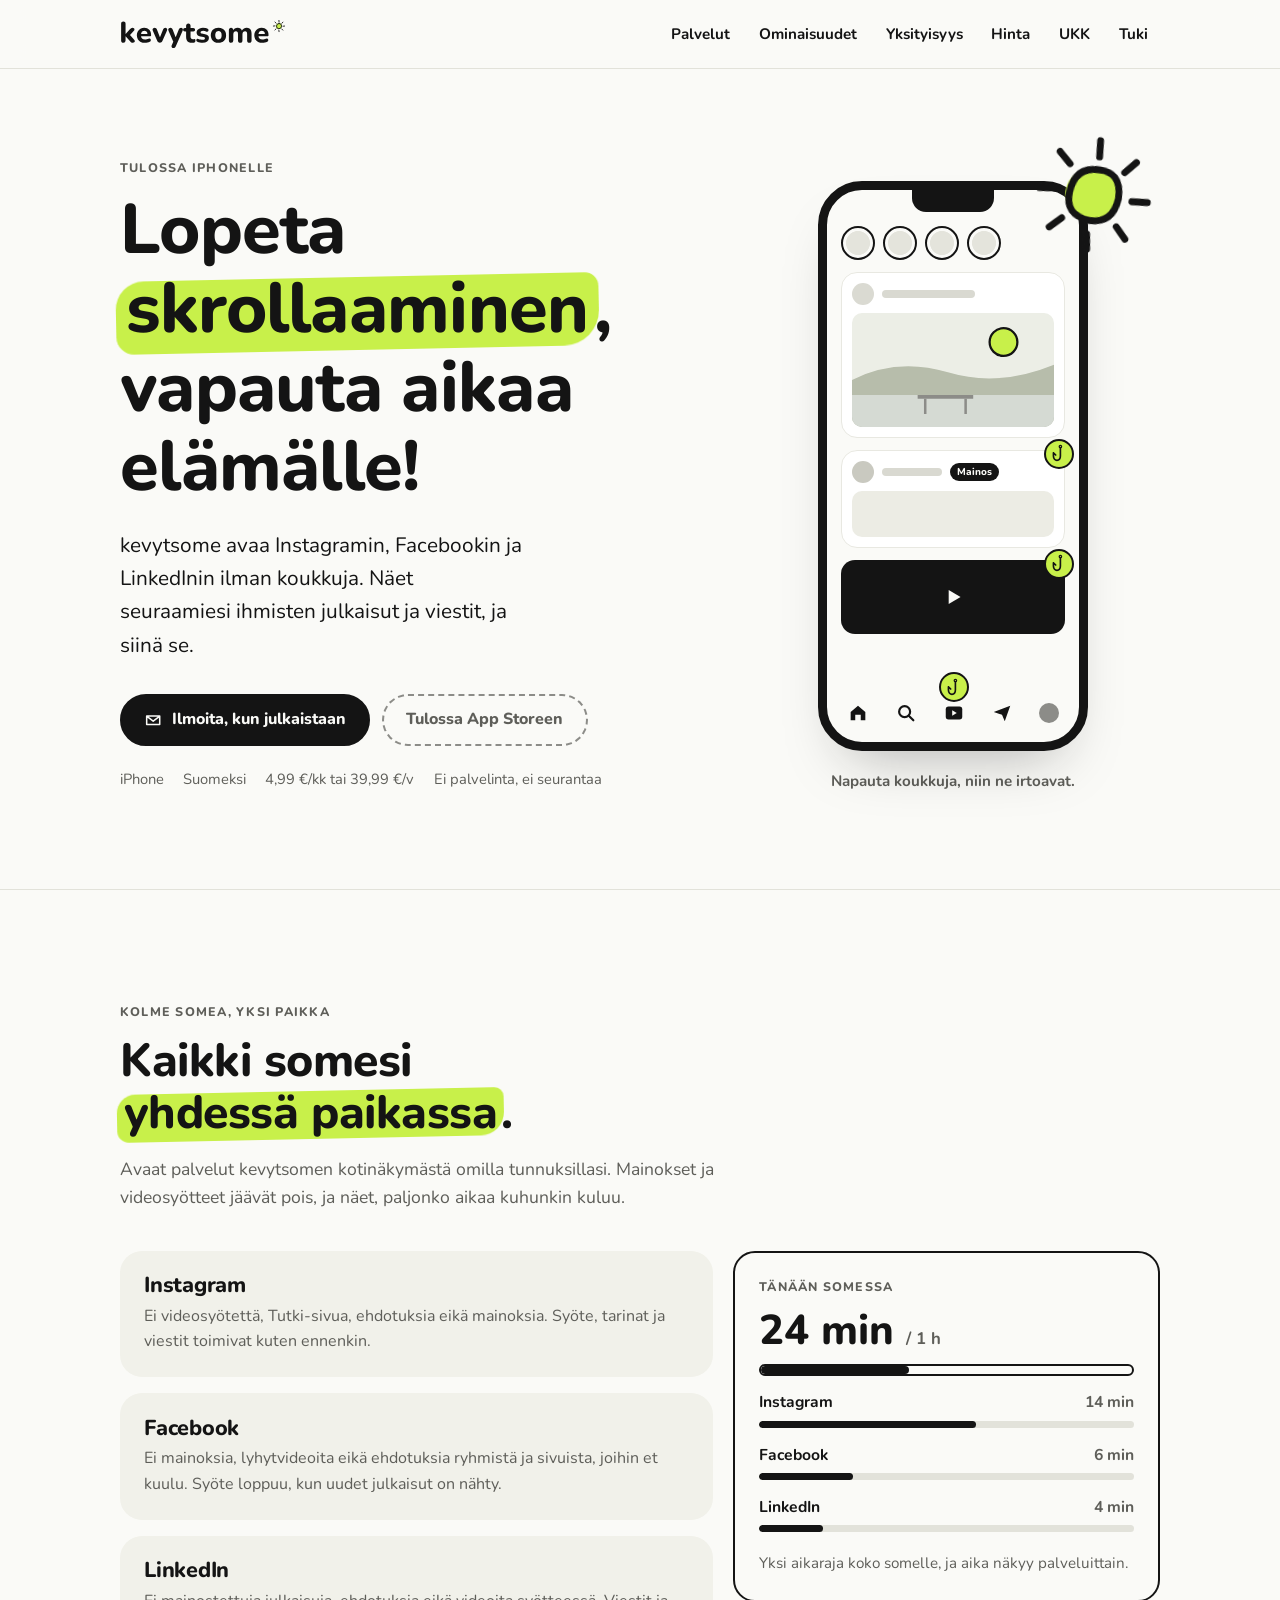
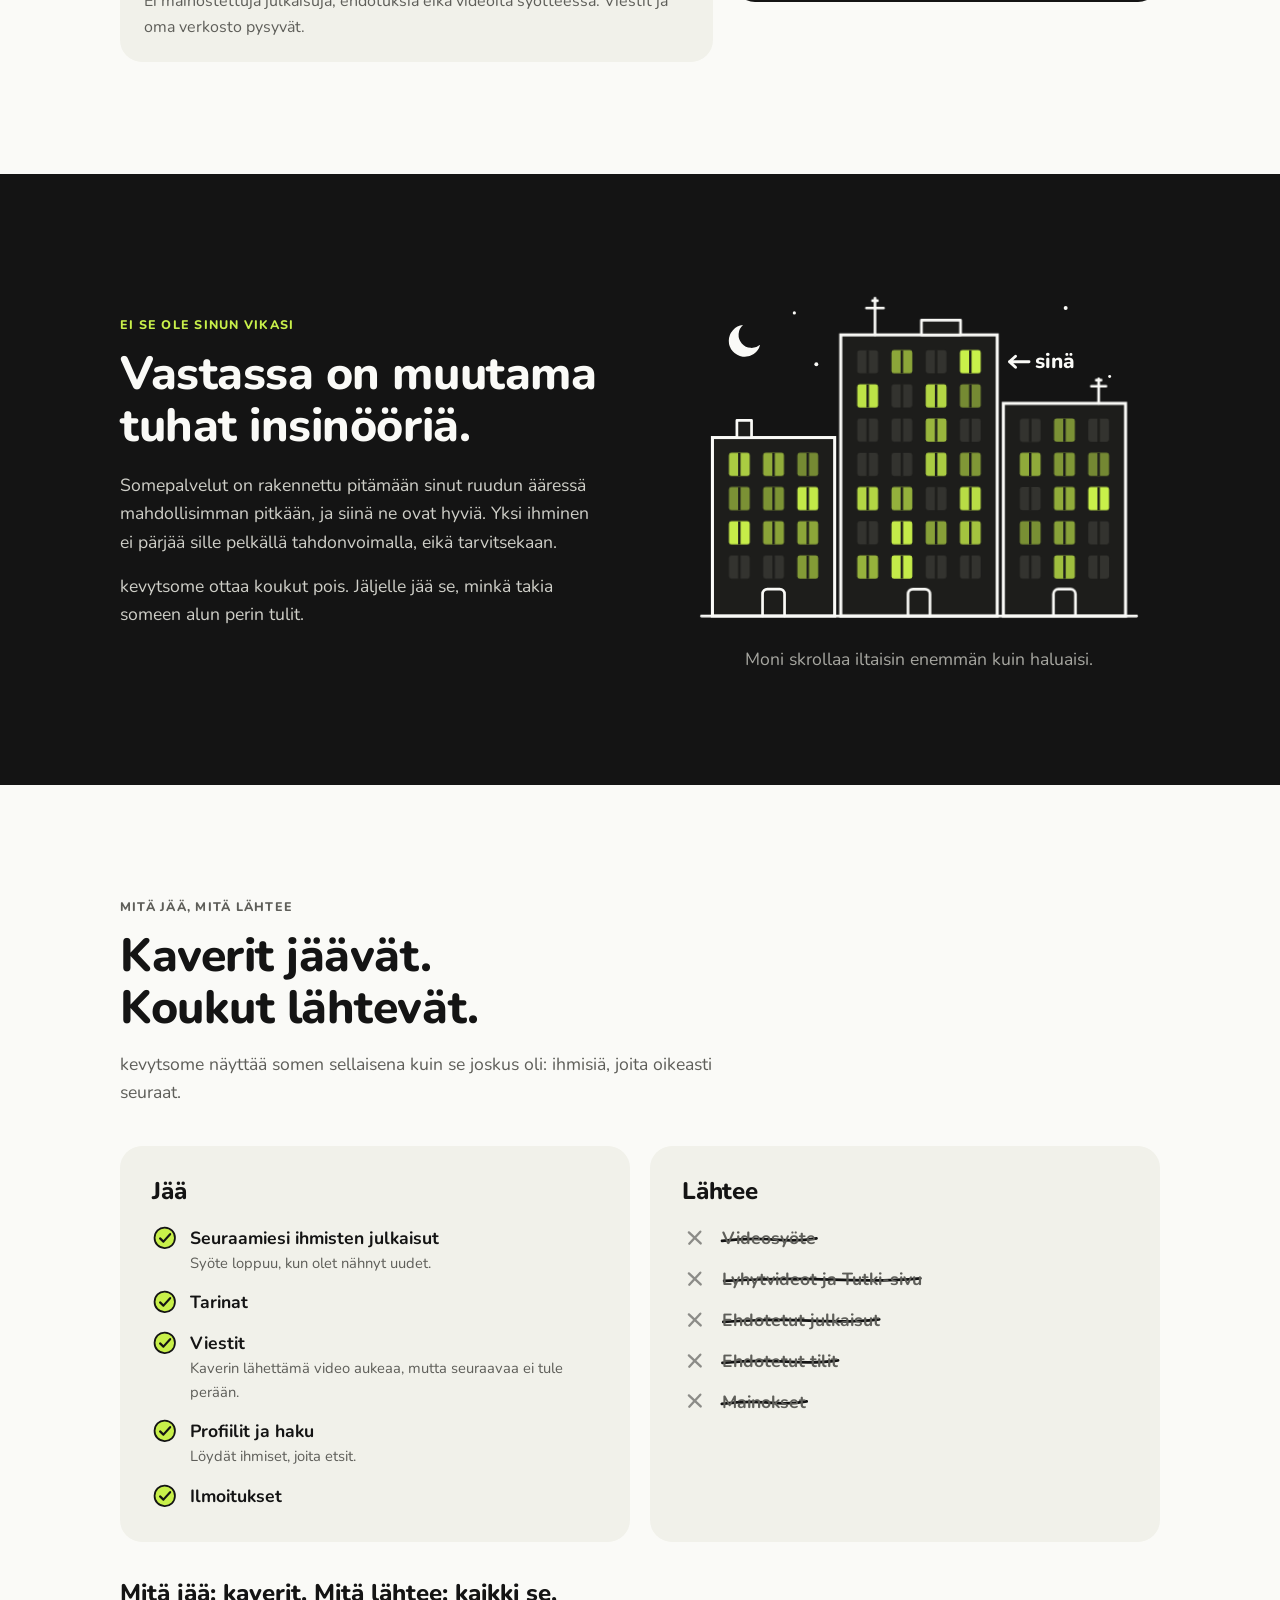
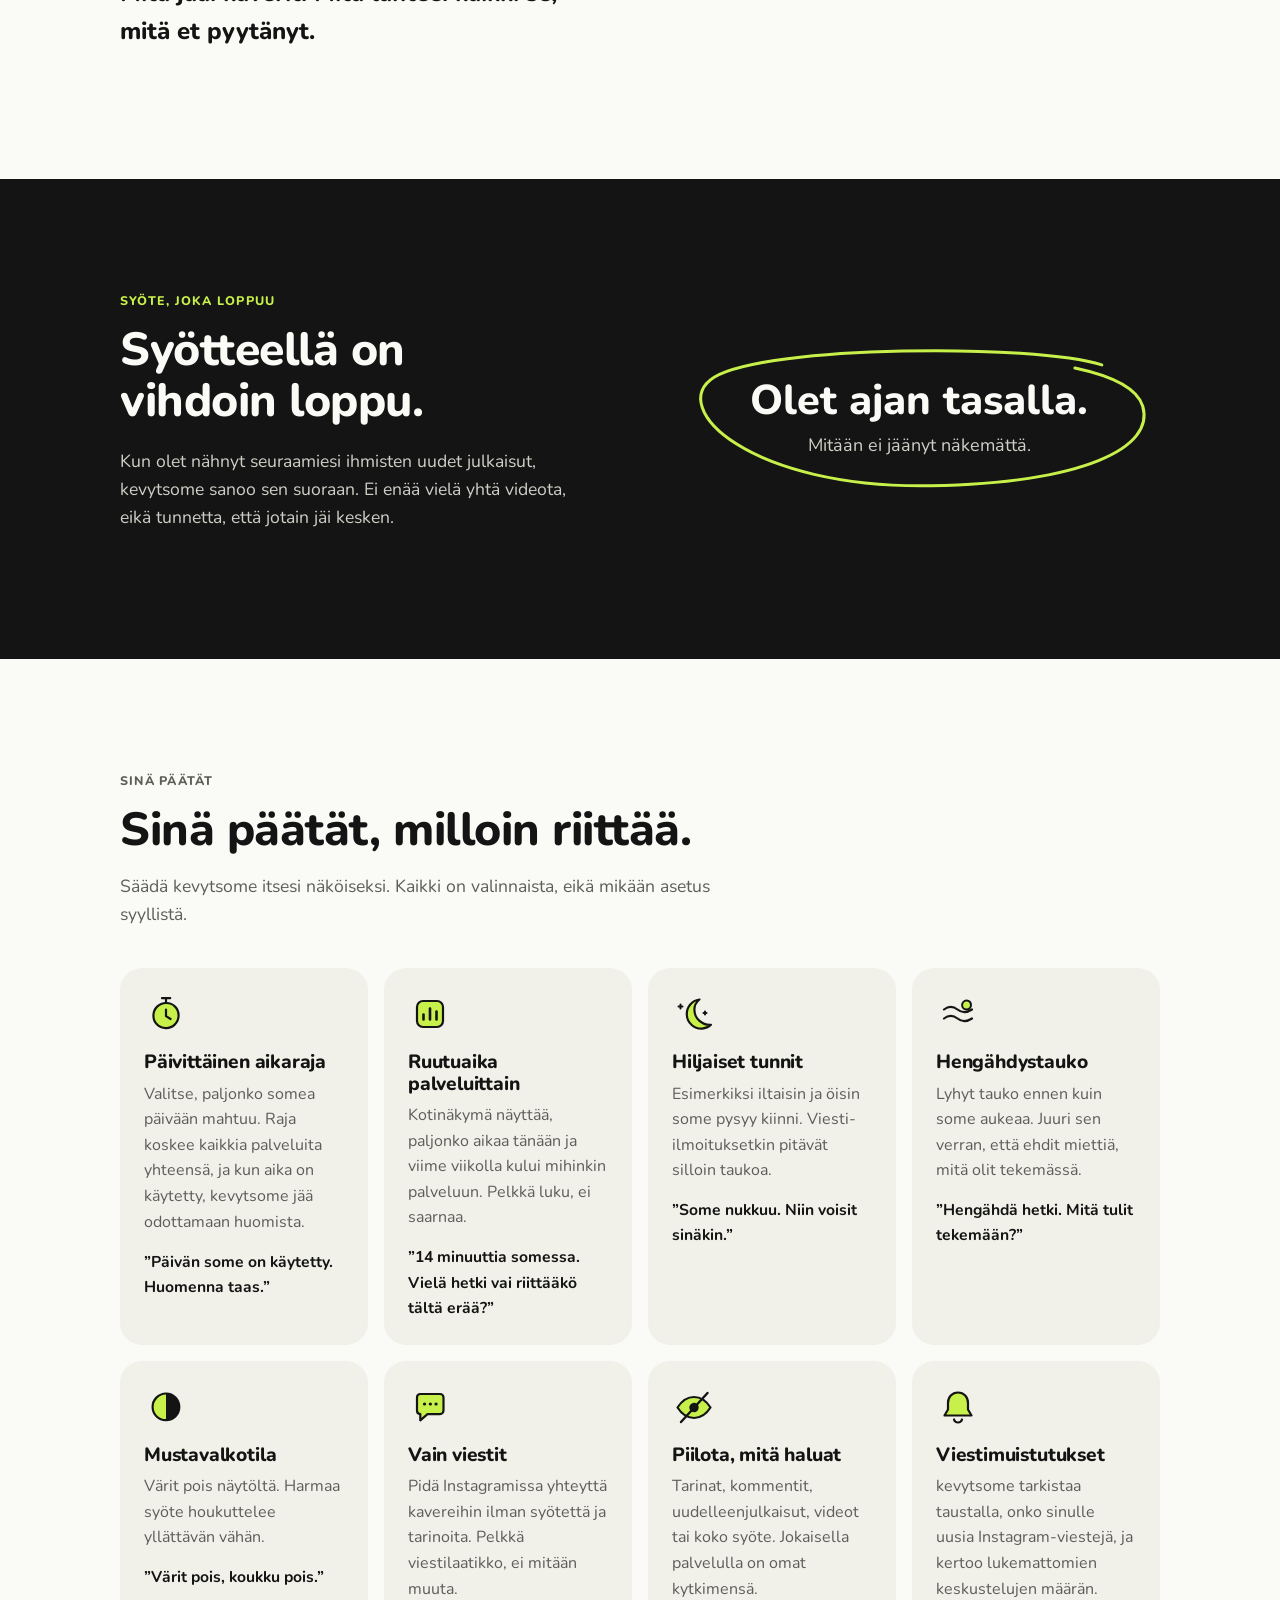
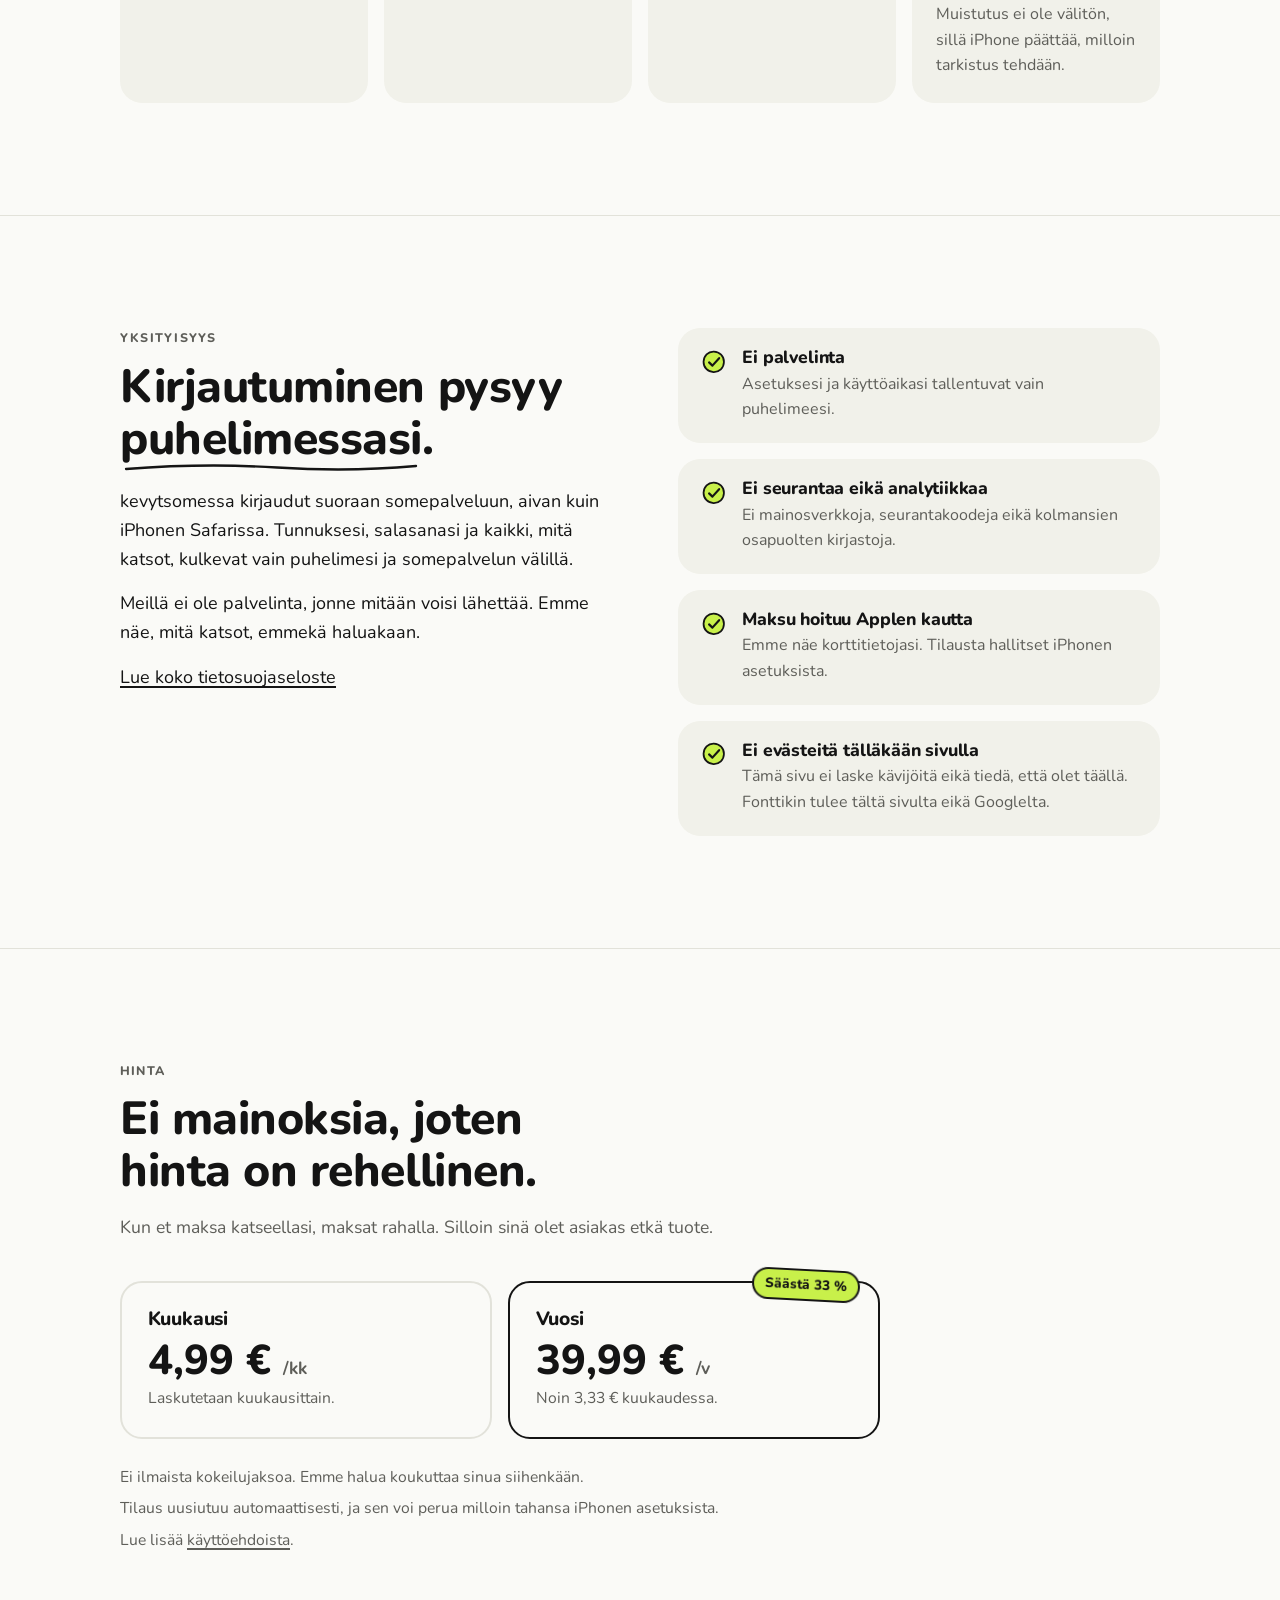
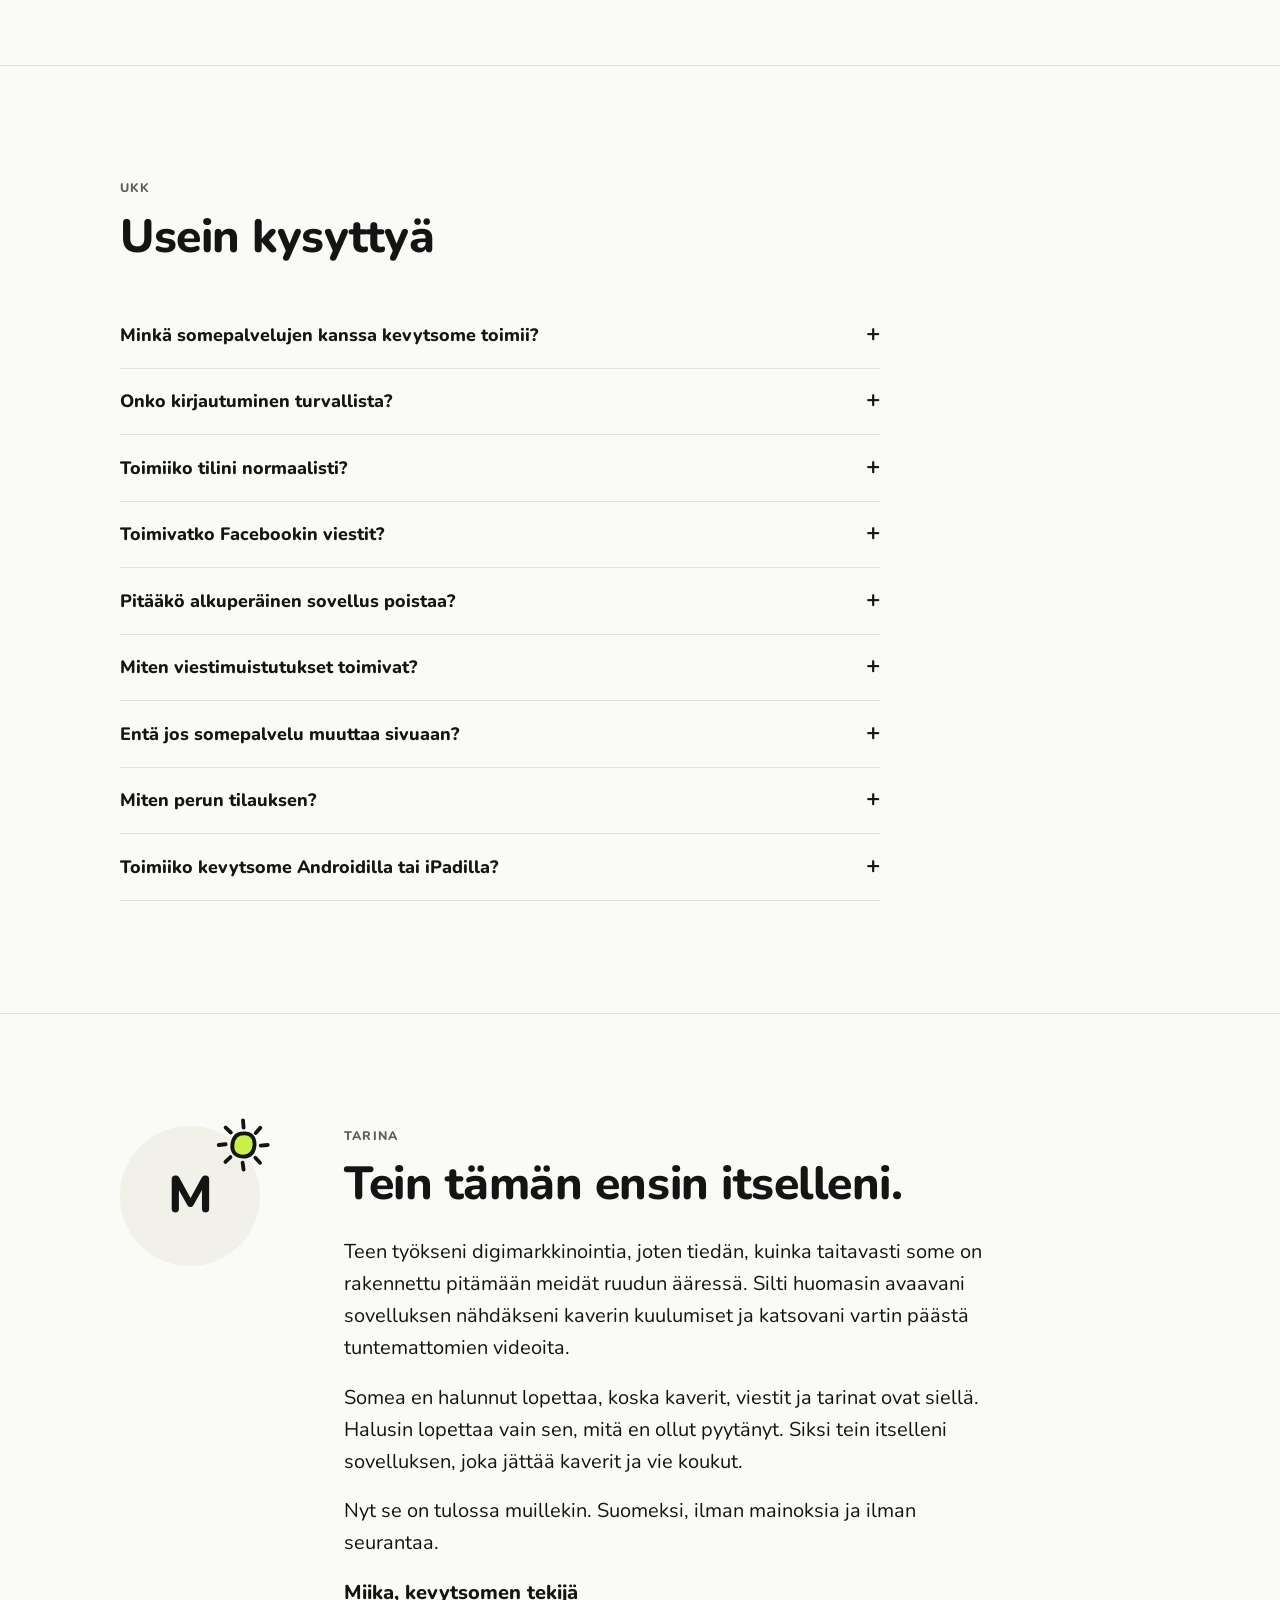
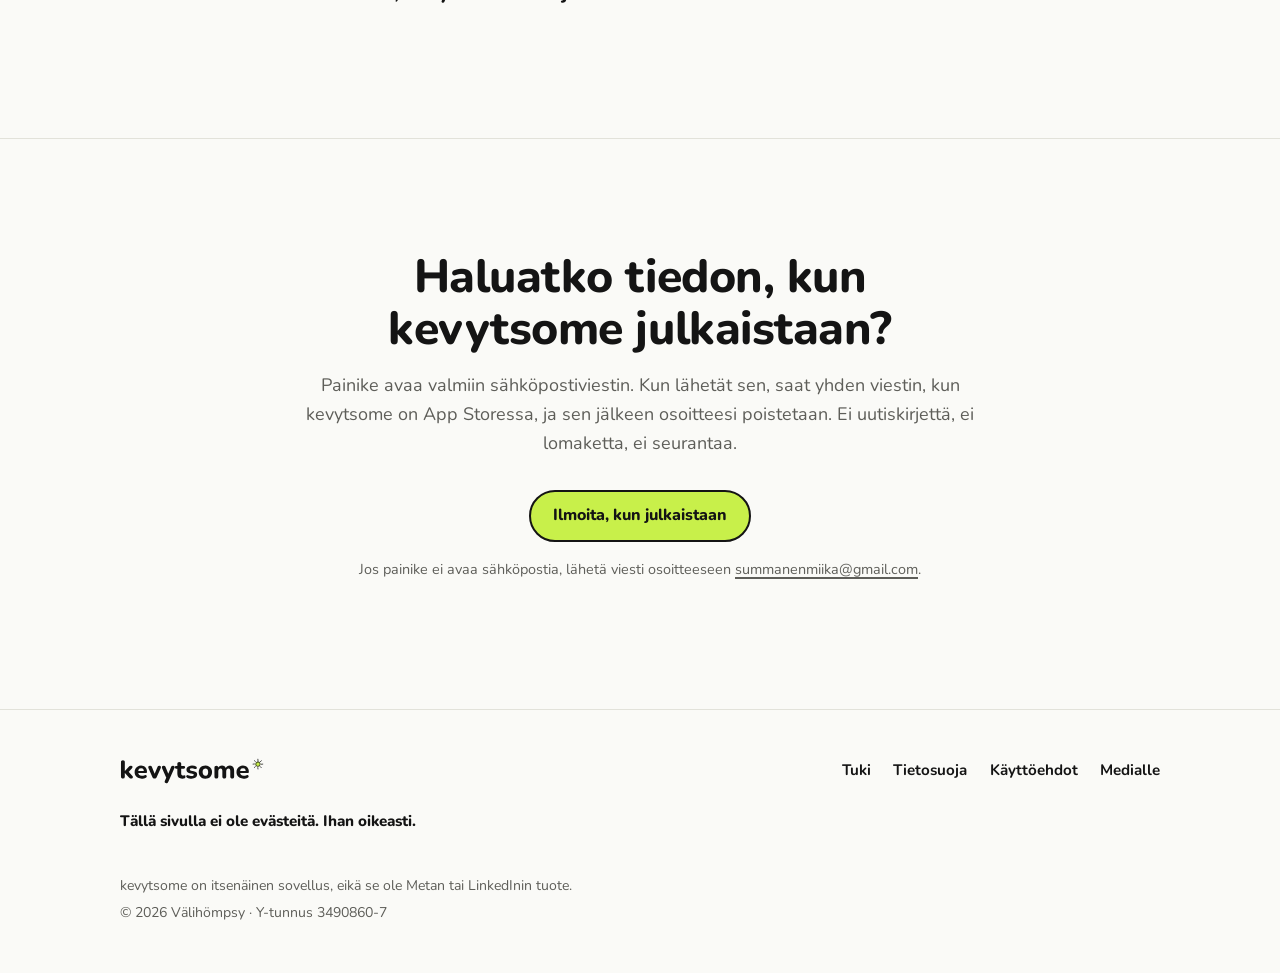
<file: index.html>
<!doctype html>
<html lang="fi">
<head>
<meta charset="utf-8">
<meta name="viewport" content="width=device-width, initial-scale=1, viewport-fit=cover">
<title>kevytsome – some ilman koukkuja</title>
<meta name="description" content="kevytsome on iPhone-sovellus, joka avaa Instagramin, Facebookin ja LinkedInin ilman videosyötettä, ehdotuksia ja mainoksia. Ei palvelinta, ei seurantaa.">
<meta property="og:title" content="kevytsome – some ilman koukkuja">
<meta property="og:description" content="Lopeta skrollaaminen, vapauta aikaa elämälle! Instagram, Facebook ja LinkedIn ilman videosyötettä, ehdotuksia ja mainoksia.">
<meta property="og:type" content="website">
<meta property="og:locale" content="fi_FI">
<meta property="og:url" content="https://kevytsome.fi/">
<meta property="og:image" content="https://kevytsome.fi/img/og.png">
<meta property="og:image:width" content="1200">
<meta property="og:image:height" content="630">
<meta property="og:image:alt" content="kevytsome: Lopeta skrollaaminen, vapauta aikaa elämälle!">
<meta name="twitter:card" content="summary_large_image">
<meta name="theme-color" content="#FAFAF7" media="(prefers-color-scheme: light)">
<meta name="theme-color" content="#141414" media="(prefers-color-scheme: dark)">
<link rel="icon" href="favicon.svg" type="image/svg+xml">
<link rel="apple-touch-icon" href="img/apple-touch-icon.png">
<link rel="preload" href="fonts/nunito-latin.woff2" as="font" type="font/woff2" crossorigin>
<link rel="stylesheet" href="css/style.css">
</head>
<body>

<header class="site-header">
  <div class="wrap">
    <a class="brand" href="./" aria-label="kevytsome, etusivu">
      <img class="logo-light" src="img/logo.svg" alt="kevytsome" width="166" height="30">
      <img class="logo-dark" src="img/logo-dark-bg.svg" alt="" width="166" height="30">
    </a>
    <nav class="site-nav" aria-label="Päävalikko">
      <a class="hide-sm" href="#palvelut">Palvelut</a>
      <a class="hide-sm" href="#ominaisuudet">Ominaisuudet</a>
      <a class="hide-sm" href="#yksityisyys">Yksityisyys</a>
      <a class="hide-sm" href="#hinta">Hinta</a>
      <a class="hide-sm" href="#ukk">UKK</a>
      <a href="tuki.html">Tuki</a>
    </nav>
  </div>
</header>

<main>

<!-- 1. Hero -->
<section class="hero">
  <div class="wrap">
    <div>
      <div class="eyebrow">Tulossa iPhonelle</div>
      <h1>Lopeta <span class="hl">skrollaaminen</span>, vapauta aikaa elämälle!</h1>
      <p class="lead">kevytsome avaa Instagramin, Facebookin ja LinkedInin ilman koukkuja. Näet seuraamiesi ihmisten julkaisut ja viestit, ja siinä se.</p>
      <div class="actions">
        <a class="btn" href="mailto:summanenmiika@gmail.com?subject=Ilmoita%2C%20kun%20kevytsome%20julkaistaan&amp;body=Hei%2C%20haluan%20tiedon%2C%20kun%20kevytsome%20on%20App%20Storessa.">
          <svg viewBox="0 0 24 24" aria-hidden="true"><path d="M3.5 6.5h17v11h-17z M3.8 7l8.2 6.3L20.2 7" fill="none" stroke="currentColor" stroke-width="2" stroke-linecap="round" stroke-linejoin="round"/></svg>
          Ilmoita, kun julkaistaan
        </a>
        <span class="btn btn-soon" aria-disabled="true">Tulossa App Storeen</span>
      </div>
      <div class="facts"><span>iPhone</span><span>Suomeksi</span><span>4,99 €/kk tai 39,99 €/v</span><span>Ei palvelinta, ei seurantaa</span></div>
    </div>

    <div class="phone-stage">
      <!-- The three hooks come off with a tap. Plain checkboxes, no script. -->
      <input class="hook-box" type="checkbox" id="hook-ad" aria-label="Irrota koukku mainoksesta">
      <input class="hook-box" type="checkbox" id="hook-video" aria-label="Irrota koukku videosta">
      <input class="hook-box" type="checkbox" id="hook-tab" aria-label="Irrota koukku videosyötteestä">
      <svg class="big-sun sun" viewBox="-14 -14 28 28" aria-hidden="true"><circle r="6.5" fill="#C8F04A"/><path class="rays" d="M0 -6Q6 -6.5 6 0Q5.5 6 0 6Q-6 5.5 -5.5 0Q-5 -6 .5 -6" fill="none" stroke-width="1.6" stroke-linecap="round" stroke-linejoin="round"/><path class="rays spin" d="M.3 -9 0 -12.8M6.6 -6.2 9 -8.9M9.2 .3 12.8 0M6.4 6.6 8.8 9.2M-.2 9.2 .3 12.7M-6.5 6.3 -9.1 8.8M-9 -.4 -12.6 0M-6.3 -6.5 -9 -9" fill="none" stroke-width="1.6" stroke-linecap="round" stroke-linejoin="round"/></svg>
      <div class="phone" aria-hidden="true">
        <div class="notch"></div>
        <div class="screen">
          <div class="stories"><i></i><i></i><i></i><i></i></div>
          <div class="post">
            <div class="who"><span class="avatar"></span><span class="name"></span></div>
            <div class="photo">
              <svg viewBox="0 0 160 100" preserveAspectRatio="xMidYMid slice"><rect width="160" height="100" fill="#ECEEE6"/><circle cx="120" cy="28" r="11" fill="#C8F04A" stroke="#141414" stroke-width="1.8"/><path d="M0 58Q36 40 76 52T160 46V100H0Z" fill="#B7BDAB"/><path d="M0 70H160V100H0Z" fill="#D5DAD3"/><path d="M52 70h44v3H52z" fill="#8C8C88"/><path d="M58 73v12M90 73v12" stroke="#8C8C88" stroke-width="2"/></svg>
            </div>
          </div>
          <label class="piece piece-ad" for="hook-ad">
            <span class="post ad"><span class="who"><span class="avatar a2"></span><span class="name" style="width:30%"></span><span class="tag">Mainos</span></span><span class="flat"></span></span>
            <span class="hook"><svg viewBox="-14 -2 22 30"><path d="M0 4v13c0 9-11 9-11 0v-5m0 0 3.6 3.4" fill="none" stroke="#141414" stroke-width="2.6" stroke-linecap="round" stroke-linejoin="round"/><circle cx="0" cy="2" r="1.9" fill="none" stroke="#141414" stroke-width="2"/></svg></span>
          </label>
          <label class="piece piece-video" for="hook-video">
            <span class="video"><svg viewBox="0 0 24 24"><path d="M8 5.5v13l11-6.5z" fill="#FAFAF7"/></svg></span>
            <span class="hook"><svg viewBox="-14 -2 22 30"><path d="M0 4v13c0 9-11 9-11 0v-5m0 0 3.6 3.4" fill="none" stroke="#141414" stroke-width="2.6" stroke-linecap="round" stroke-linejoin="round"/><circle cx="0" cy="2" r="1.9" fill="none" stroke="#141414" stroke-width="2"/></svg></span>
          </label>
          <div class="done">
            <div class="done-ring">
              <svg viewBox="0 0 200 60" preserveAspectRatio="none"><path pathLength="1" d="M176 10C146-2 40 0 16 16-4 30 30 58 100 56c64-2 96-16 92-32-3-12-30-18-60-19" fill="none" stroke="#141414" stroke-width="2" stroke-linecap="round" vector-effect="non-scaling-stroke"/></svg>
              <b>Olet ajan tasalla.</b>
              <span>Mitään ei jäänyt näkemättä.</span>
            </div>
          </div>
          <div class="tabs">
            <svg viewBox="0 0 24 24"><path d="M4 11 12 4l8 7v9h-5v-6H9v6H4z" fill="#141414"/></svg>
            <svg viewBox="0 0 24 24"><circle cx="10.5" cy="10.5" r="6" fill="none" stroke="#141414" stroke-width="2.4"/><path d="m15 15 5 5" stroke="#141414" stroke-width="2.4" stroke-linecap="round"/></svg>
            <label class="piece piece-tab" for="hook-tab"><svg viewBox="0 0 24 24"><rect x="3" y="5" width="18" height="14" rx="3" fill="#141414"/><path d="M10 9v6l5-3z" fill="#FAFAF7"/></svg><span class="hook"><svg viewBox="-14 -2 22 30"><path d="M0 4v13c0 9-11 9-11 0v-5m0 0 3.6 3.4" fill="none" stroke="#141414" stroke-width="2.6" stroke-linecap="round" stroke-linejoin="round"/><circle cx="0" cy="2" r="1.9" fill="none" stroke="#141414" stroke-width="2"/></svg></span></label>
            <svg viewBox="0 0 24 24"><path d="M3 11 21 4l-6 17-3-7z" fill="#141414"/></svg>
            <i class="me"></i>
          </div>
        </div>
      </div>
      <p class="hook-hint"><span class="before">Napauta koukkuja, niin ne irtoavat.</span><span class="after">Tältä some näyttää kevytsomessa.</span></p>
    </div>
  </div>
</section>

<!-- 2. Services -->
<section id="palvelut">
  <div class="wrap">
    <div class="section-head reveal">
      <div class="eyebrow">Kolme somea, yksi paikka</div>
      <h2>Kaikki somesi <span class="hl">yhdessä paikassa</span>.</h2>
      <p>Avaat palvelut kevytsomen kotinäkymästä omilla tunnuksillasi. Mainokset ja videosyötteet jäävät pois, ja näet, paljonko aikaa kuhunkin kuluu.</p>
    </div>
    <div class="hub">
      <div class="services">
        <div class="service reveal">
          <h3>Instagram</h3>
          <p>Ei videosyötettä, Tutki-sivua, ehdotuksia eikä mainoksia. Syöte, tarinat ja viestit toimivat kuten ennenkin.</p>
        </div>
        <div class="service reveal">
          <h3>Facebook</h3>
          <p>Ei mainoksia, lyhytvideoita eikä ehdotuksia ryhmistä ja sivuista, joihin et kuulu. Syöte loppuu, kun uudet julkaisut on nähty.</p>
        </div>
        <div class="service reveal">
          <h3>LinkedIn</h3>
          <p>Ei mainostettuja julkaisuja, ehdotuksia eikä videoita syötteessä. Viestit ja oma verkosto pysyvät.</p>
        </div>
      </div>
      <div class="today reveal" aria-label="Esimerkki kotinäkymän ruutuajasta">
        <div class="eyebrow">Tänään somessa</div>
        <div class="total">24 min <small>/ 1 h</small></div>
        <div class="bar big"><i style="--w:40%"></i></div>
        <div class="row"><span>Instagram</span><span>14 min</span></div><div class="bar"><i style="--w:58%"></i></div>
        <div class="row"><span>Facebook</span><span>6 min</span></div><div class="bar"><i style="--w:25%"></i></div>
        <div class="row"><span>LinkedIn</span><span>4 min</span></div><div class="bar"><i style="--w:17%"></i></div>
        <p>Yksi aikaraja koko somelle, ja aika näkyy palveluittain.</p>
      </div>
    </div>
  </div>
</section>

<!-- 3. Not your fault (dark band) -->
<section class="band" id="ei-sinun-vikasi">
  <div class="wrap">
    <div class="reveal">
      <div class="eyebrow">Ei se ole sinun vikasi</div>
      <h2>Vastassa on muutama tuhat insinööriä.</h2>
      <p style="margin-top:1.2rem">Somepalvelut on rakennettu pitämään sinut ruudun ääressä mahdollisimman pitkään, ja siinä ne ovat hyviä. Yksi ihminen ei pärjää sille pelkällä tahdonvoimalla, eikä tarvitsekaan.</p>
      <p>kevytsome ottaa koukut pois. Jäljelle jää se, minkä takia someen alun perin tulit.</p>
    </div>
    <div class="night-wrap">
      <svg class="night" viewBox="0 0 360 280" role="img" aria-label="Kolme kerrostaloa illalla. Monessa ikkunassa loistaa puhelimen ruutu, ja yksi niistä on sinun.">
        <circle class="star" cx="96" cy="64" r="1.6"/><circle class="star" cx="78" cy="22" r="1.3"/><circle class="star" cx="300" cy="18" r="1.6"/><circle class="star" cx="336" cy="74" r="1.2"/>
        <path class="moon" transform="translate(-282 -4)" d="M318 36a13 13 0 1 0 14 16 10.5 10.5 0 0 1-14-16z"/>
        <rect class="house" x="11" y="124" width="100" height="146"/><path class="door" d="M52.0 270v-18a4 4 0 0 1 4-4h10a4 4 0 0 1 4 4v18"/><rect class="roof" x="31" y="110" width="12" height="14"/><rect class="w lit" x="24.5" y="136.5" width="17" height="19" rx="2" style="--d:0.79s;--o:0.83"/><path class="pane" d="M33.0 136.5v19"/><rect class="w lit" x="52.5" y="136.5" width="17" height="19" rx="2" style="--d:1.79s;--o:0.68"/><path class="pane" d="M61.0 136.5v19"/><rect class="w lit" x="80.5" y="136.5" width="17" height="19" rx="2" style="--d:1.72s;--o:0.52"/><path class="pane" d="M89.0 136.5v19"/><rect class="w lit" x="24.5" y="164.5" width="17" height="19" rx="2" style="--d:0.58s;--o:0.55"/><path class="pane" d="M33.0 164.5v19"/><rect class="w lit" x="52.5" y="164.5" width="17" height="19" rx="2" style="--d:2.55s;--o:0.56"/><path class="pane" d="M61.0 164.5v19"/><rect class="w lit" x="80.5" y="164.5" width="17" height="19" rx="2" style="--d:2.03s;--o:0.97"/><path class="pane" d="M89.0 164.5v19"/><rect class="w lit" x="24.5" y="192.5" width="17" height="19" rx="2" style="--d:1.43s;--o:0.99"/><path class="pane" d="M33.0 192.5v19"/><rect class="w lit" x="52.5" y="192.5" width="17" height="19" rx="2" style="--d:2.63s;--o:0.64"/><path class="pane" d="M61.0 192.5v19"/><rect class="w lit" x="80.5" y="192.5" width="17" height="19" rx="2" style="--d:0.71s;--o:0.65"/><path class="pane" d="M89.0 192.5v19"/><rect class="w" x="24.5" y="220.5" width="17" height="19" rx="2"/><path class="pane" d="M33.0 220.5v19"/><rect class="w" x="52.5" y="220.5" width="17" height="19" rx="2"/><path class="pane" d="M61.0 220.5v19"/><rect class="w lit" x="80.5" y="220.5" width="17" height="19" rx="2" style="--d:0.55s;--o:0.6"/><path class="pane" d="M89.0 220.5v19"/><rect class="house" x="116" y="40" width="128" height="230"/><path class="door" d="M171.0 270v-18a4 4 0 0 1 4-4h10a4 4 0 0 1 4 4v18"/><path class="roof" d="M144 40v-30m-7 8h14m-5-6h-4"/><rect class="roof" x="182" y="28" width="32" height="12"/><rect class="w" x="129.5" y="52.5" width="17" height="19" rx="2"/><path class="pane" d="M138.0 52.5v19"/><rect class="w lit" x="157.5" y="52.5" width="17" height="19" rx="2" style="--d:1.58s;--o:0.65"/><path class="pane" d="M166.0 52.5v19"/><rect class="w" x="185.5" y="52.5" width="17" height="19" rx="2"/><path class="pane" d="M194.0 52.5v19"/><rect class="w mine" x="213.5" y="52.5" width="17" height="19" rx="2" style="--d:3.4s;--o:1"/><path class="pane" d="M222.0 52.5v19"/><rect class="w lit" x="129.5" y="80.5" width="17" height="19" rx="2" style="--d:1.77s;--o:0.94"/><path class="pane" d="M138.0 80.5v19"/><rect class="w" x="157.5" y="80.5" width="17" height="19" rx="2"/><path class="pane" d="M166.0 80.5v19"/><rect class="w lit" x="185.5" y="80.5" width="17" height="19" rx="2" style="--d:1.49s;--o:0.88"/><path class="pane" d="M194.0 80.5v19"/><rect class="w lit" x="213.5" y="80.5" width="17" height="19" rx="2" style="--d:1.67s;--o:0.52"/><path class="pane" d="M222.0 80.5v19"/><rect class="w" x="129.5" y="108.5" width="17" height="19" rx="2"/><path class="pane" d="M138.0 108.5v19"/><rect class="w" x="157.5" y="108.5" width="17" height="19" rx="2"/><path class="pane" d="M166.0 108.5v19"/><rect class="w lit" x="185.5" y="108.5" width="17" height="19" rx="2" style="--d:1.91s;--o:0.73"/><path class="pane" d="M194.0 108.5v19"/><rect class="w" x="213.5" y="108.5" width="17" height="19" rx="2"/><path class="pane" d="M222.0 108.5v19"/><rect class="w" x="129.5" y="136.5" width="17" height="19" rx="2"/><path class="pane" d="M138.0 136.5v19"/><rect class="w" x="157.5" y="136.5" width="17" height="19" rx="2"/><path class="pane" d="M166.0 136.5v19"/><rect class="w lit" x="185.5" y="136.5" width="17" height="19" rx="2" style="--d:1.4s;--o:0.83"/><path class="pane" d="M194.0 136.5v19"/><rect class="w lit" x="213.5" y="136.5" width="17" height="19" rx="2" style="--d:1.6s;--o:0.58"/><path class="pane" d="M222.0 136.5v19"/><rect class="w lit" x="129.5" y="164.5" width="17" height="19" rx="2" style="--d:0.55s;--o:0.88"/><path class="pane" d="M138.0 164.5v19"/><rect class="w lit" x="157.5" y="164.5" width="17" height="19" rx="2" style="--d:1.04s;--o:0.7"/><path class="pane" d="M166.0 164.5v19"/><rect class="w" x="185.5" y="164.5" width="17" height="19" rx="2"/><path class="pane" d="M194.0 164.5v19"/><rect class="w lit" x="213.5" y="164.5" width="17" height="19" rx="2" style="--d:2.7s;--o:0.91"/><path class="pane" d="M222.0 164.5v19"/><rect class="w" x="129.5" y="192.5" width="17" height="19" rx="2"/><path class="pane" d="M138.0 192.5v19"/><rect class="w lit" x="157.5" y="192.5" width="17" height="19" rx="2" style="--d:2.7s;--o:0.98"/><path class="pane" d="M166.0 192.5v19"/><rect class="w lit" x="185.5" y="192.5" width="17" height="19" rx="2" style="--d:0.86s;--o:0.62"/><path class="pane" d="M194.0 192.5v19"/><rect class="w lit" x="213.5" y="192.5" width="17" height="19" rx="2" style="--d:1.66s;--o:0.79"/><path class="pane" d="M222.0 192.5v19"/><rect class="w lit" x="129.5" y="220.5" width="17" height="19" rx="2" style="--d:0.41s;--o:0.71"/><path class="pane" d="M138.0 220.5v19"/><rect class="w lit" x="157.5" y="220.5" width="17" height="19" rx="2" style="--d:1.87s;--o:0.98"/><path class="pane" d="M166.0 220.5v19"/><rect class="w" x="185.5" y="220.5" width="17" height="19" rx="2"/><path class="pane" d="M194.0 220.5v19"/><rect class="w" x="213.5" y="220.5" width="17" height="19" rx="2"/><path class="pane" d="M222.0 220.5v19"/><rect class="house" x="249" y="96" width="100" height="174"/><path class="door" d="M290.0 270v-18a4 4 0 0 1 4-4h10a4 4 0 0 1 4 4v18"/><path class="roof" d="M327 96v-20m-6 6h12m-4-5h-4"/><rect class="w" x="262.5" y="108.5" width="17" height="19" rx="2"/><path class="pane" d="M271.0 108.5v19"/><rect class="w lit" x="290.5" y="108.5" width="17" height="19" rx="2" style="--d:1.44s;--o:0.55"/><path class="pane" d="M299.0 108.5v19"/><rect class="w" x="318.5" y="108.5" width="17" height="19" rx="2"/><path class="pane" d="M327.0 108.5v19"/><rect class="w lit" x="262.5" y="136.5" width="17" height="19" rx="2" style="--d:0.82s;--o:0.67"/><path class="pane" d="M271.0 136.5v19"/><rect class="w lit" x="290.5" y="136.5" width="17" height="19" rx="2" style="--d:0.4s;--o:0.58"/><path class="pane" d="M299.0 136.5v19"/><rect class="w lit" x="318.5" y="136.5" width="17" height="19" rx="2" style="--d:1.35s;--o:0.51"/><path class="pane" d="M327.0 136.5v19"/><rect class="w" x="262.5" y="164.5" width="17" height="19" rx="2"/><path class="pane" d="M271.0 164.5v19"/><rect class="w lit" x="290.5" y="164.5" width="17" height="19" rx="2" style="--d:1.3s;--o:0.68"/><path class="pane" d="M299.0 164.5v19"/><rect class="w lit" x="318.5" y="164.5" width="17" height="19" rx="2" style="--d:2.61s;--o:1.0"/><path class="pane" d="M327.0 164.5v19"/><rect class="w lit" x="262.5" y="192.5" width="17" height="19" rx="2" style="--d:1.66s;--o:0.54"/><path class="pane" d="M271.0 192.5v19"/><rect class="w lit" x="290.5" y="192.5" width="17" height="19" rx="2" style="--d:1.29s;--o:0.63"/><path class="pane" d="M299.0 192.5v19"/><rect class="w" x="318.5" y="192.5" width="17" height="19" rx="2"/><path class="pane" d="M327.0 192.5v19"/><rect class="w" x="262.5" y="220.5" width="17" height="19" rx="2"/><path class="pane" d="M271.0 220.5v19"/><rect class="w lit" x="290.5" y="220.5" width="17" height="19" rx="2" style="--d:0.47s;--o:0.76"/><path class="pane" d="M299.0 220.5v19"/><rect class="w" x="318.5" y="220.5" width="17" height="19" rx="2"/><path class="pane" d="M327.0 220.5v19"/>
        <path class="street" d="M2 270h356"/>
        <g class="you"><path d="M270 62h-16m0 0 5-4.5m-5 4.5 5 4.5"/><text x="275" y="67.5">sinä</text></g>
      </svg>
      <p class="night-note">Moni skrollaa iltaisin enemmän kuin haluaisi.</p>
    </div>
  </div>
</section>

<!-- 4. Stays / goes -->
<section id="mita-jaa">
  <div class="wrap">
    <div class="section-head reveal">
      <div class="eyebrow">Mitä jää, mitä lähtee</div>
      <h2>Kaverit jäävät. Koukut lähtevät.</h2>
      <p>kevytsome näyttää somen sellaisena kuin se joskus oli: ihmisiä, joita oikeasti seuraat.</p>
    </div>
    <div class="split reveal">
      <div class="panel">
        <h3>Jää</h3>
        <ul class="list">
          <li><svg class="check" viewBox="0 0 26 26" aria-hidden="true"><path d="M13 2.6c6 .2 10.4 4.6 10.3 10.6-.1 6-4.7 10.4-10.6 10.2C6.8 23.2 2.5 18.8 2.6 12.9 2.8 7 7.2 2.4 13 2.6z" fill="#C8F04A" stroke="#141414" stroke-width="1.8"/><path d="M8.2 13.6l3.4 3.3 6.8-7.6" fill="none" stroke="#141414" stroke-width="2.2" stroke-linecap="round" stroke-linejoin="round"/></svg>
            <span>Seuraamiesi ihmisten julkaisut<small>Syöte loppuu, kun olet nähnyt uudet.</small></span></li>
          <li><svg class="check" viewBox="0 0 26 26" aria-hidden="true"><path d="M13 2.6c6 .2 10.4 4.6 10.3 10.6-.1 6-4.7 10.4-10.6 10.2C6.8 23.2 2.5 18.8 2.6 12.9 2.8 7 7.2 2.4 13 2.6z" fill="#C8F04A" stroke="#141414" stroke-width="1.8"/><path d="M8.2 13.6l3.4 3.3 6.8-7.6" fill="none" stroke="#141414" stroke-width="2.2" stroke-linecap="round" stroke-linejoin="round"/></svg>
            <span>Tarinat</span></li>
          <li><svg class="check" viewBox="0 0 26 26" aria-hidden="true"><path d="M13 2.6c6 .2 10.4 4.6 10.3 10.6-.1 6-4.7 10.4-10.6 10.2C6.8 23.2 2.5 18.8 2.6 12.9 2.8 7 7.2 2.4 13 2.6z" fill="#C8F04A" stroke="#141414" stroke-width="1.8"/><path d="M8.2 13.6l3.4 3.3 6.8-7.6" fill="none" stroke="#141414" stroke-width="2.2" stroke-linecap="round" stroke-linejoin="round"/></svg>
            <span>Viestit<small>Kaverin lähettämä video aukeaa, mutta seuraavaa ei tule perään.</small></span></li>
          <li><svg class="check" viewBox="0 0 26 26" aria-hidden="true"><path d="M13 2.6c6 .2 10.4 4.6 10.3 10.6-.1 6-4.7 10.4-10.6 10.2C6.8 23.2 2.5 18.8 2.6 12.9 2.8 7 7.2 2.4 13 2.6z" fill="#C8F04A" stroke="#141414" stroke-width="1.8"/><path d="M8.2 13.6l3.4 3.3 6.8-7.6" fill="none" stroke="#141414" stroke-width="2.2" stroke-linecap="round" stroke-linejoin="round"/></svg>
            <span>Profiilit ja haku<small>Löydät ihmiset, joita etsit.</small></span></li>
          <li><svg class="check" viewBox="0 0 26 26" aria-hidden="true"><path d="M13 2.6c6 .2 10.4 4.6 10.3 10.6-.1 6-4.7 10.4-10.6 10.2C6.8 23.2 2.5 18.8 2.6 12.9 2.8 7 7.2 2.4 13 2.6z" fill="#C8F04A" stroke="#141414" stroke-width="1.8"/><path d="M8.2 13.6l3.4 3.3 6.8-7.6" fill="none" stroke="#141414" stroke-width="2.2" stroke-linecap="round" stroke-linejoin="round"/></svg>
            <span>Ilmoitukset</span></li>
        </ul>
      </div>
      <div class="panel">
        <h3>Lähtee</h3>
        <ul class="list gone">
          <li><svg class="x" viewBox="0 0 26 26" aria-hidden="true"><path d="M7 7.5l12 11.2M18.6 6.8 7.4 19" fill="none" stroke="currentColor" stroke-width="2.4" stroke-linecap="round"/></svg><span class="strike">Videosyöte</span></li>
          <li><svg class="x" viewBox="0 0 26 26" aria-hidden="true"><path d="M7 7.5l12 11.2M18.6 6.8 7.4 19" fill="none" stroke="currentColor" stroke-width="2.4" stroke-linecap="round"/></svg><span class="strike">Lyhytvideot ja Tutki-sivu</span></li>
          <li><svg class="x" viewBox="0 0 26 26" aria-hidden="true"><path d="M7 7.5l12 11.2M18.6 6.8 7.4 19" fill="none" stroke="currentColor" stroke-width="2.4" stroke-linecap="round"/></svg><span class="strike">Ehdotetut julkaisut</span></li>
          <li><svg class="x" viewBox="0 0 26 26" aria-hidden="true"><path d="M7 7.5l12 11.2M18.6 6.8 7.4 19" fill="none" stroke="currentColor" stroke-width="2.4" stroke-linecap="round"/></svg><span class="strike">Ehdotetut tilit</span></li>
          <li><svg class="x" viewBox="0 0 26 26" aria-hidden="true"><path d="M7 7.5l12 11.2M18.6 6.8 7.4 19" fill="none" stroke="currentColor" stroke-width="2.4" stroke-linecap="round"/></svg><span class="strike">Mainokset</span></li>
        </ul>
      </div>
    </div>
    <p class="punch">Mitä jää: kaverit. Mitä lähtee: kaikki se, mitä et pyytänyt.</p>
  </div>
</section>

<!-- 3. Feed that ends (dark band: lime may be a line here) -->
<section class="band" id="ajan-tasalla">
  <div class="wrap">
    <div>
      <div class="eyebrow">Syöte, joka loppuu</div>
      <h2>Syötteellä on vihdoin loppu.</h2>
      <p style="margin-top:1.2rem">Kun olet nähnyt seuraamiesi ihmisten uudet julkaisut, kevytsome sanoo sen suoraan. Ei enää vielä yhtä videota, eikä tunnetta, että jotain jäi kesken.</p>
    </div>
    <div class="caught reveal">
      <svg class="ring" viewBox="0 0 400 200" preserveAspectRatio="none" aria-hidden="true"><path pathLength="1" d="M352 30C296 2 74 4 30 46-10 86 60 192 210 188c128-4 186-50 176-104-8-42-70-62-150-64" fill="none" stroke="#C8F04A" stroke-width="3" stroke-linecap="round" vector-effect="non-scaling-stroke"/></svg>
      <strong>Olet ajan tasalla.</strong>
      <span>Mitään ei jäänyt näkemättä.</span>
    </div>
  </div>
</section>

<!-- 4. Controls -->
<section id="ominaisuudet">
  <div class="wrap">
    <div class="section-head reveal">
      <div class="eyebrow">Sinä päätät</div>
      <h2>Sinä päätät, milloin riittää.</h2>
      <p>Säädä kevytsome itsesi näköiseksi. Kaikki on valinnaista, eikä mikään asetus syyllistä.</p>
    </div>
    <div class="cards reveal">
      <div class="card">
        <svg class="icon" viewBox="0 0 44 44" aria-hidden="true"><path class="ink" d="M22 11c7.2-.2 12.8 5.6 12.6 12.8-.2 7-5.9 12.5-12.9 12.3-7.1-.1-12.5-5.8-12.3-12.8.2-6.9 5.6-12.1 12.6-12.3z" fill="#C8F04A" stroke-width="2.2"/><path class="ink" d="M22 17.5v6.6l4.6 2.9M18 6.2h8.2M22 6.4V11" fill="none" stroke-width="2.2" stroke-linecap="round" stroke-linejoin="round"/></svg>
        <h3>Päivittäinen aikaraja</h3>
        <p>Valitse, paljonko somea päivään mahtuu. Raja koskee kaikkia palveluita yhteensä, ja kun aika on käytetty, kevytsome jää odottamaan huomista.</p>
        <span class="quote">”Päivän some on käytetty. Huomenna taas.”</span>
      </div>
      <div class="card">
        <svg class="icon" viewBox="0 0 44 44" aria-hidden="true"><path class="ink" d="M9 15c0-3.300 2.700-6 6-6h14c3.300 0 6 2.700 6 6v14c0 3.300-2.700 6-6 6H15c-3.300 0-6-2.700-6-6z" fill="#C8F04A" stroke-width="2.200" stroke-linejoin="round"/><path class="ink" d="M15.500 27.500v-5M22 27.500v-11M28.500 27.500v-8" fill="none" stroke-width="2.600" stroke-linecap="round"/></svg>
        <h3>Ruutuaika palveluittain</h3>
        <p>Kotinäkymä näyttää, paljonko aikaa tänään ja viime viikolla kului mihinkin palveluun. Pelkkä luku, ei saarnaa.</p>
        <span class="quote">”14 minuuttia somessa. Vielä hetki vai riittääkö tältä erää?”</span>
      </div>
      <div class="card">
        <svg class="icon" viewBox="0 0 44 44" aria-hidden="true"><path class="ink" d="M27.5 7.5C19.8 8.6 14.3 15.3 14.8 23c.5 8 7.4 14.1 15.4 13.6 3.4-.2 6.5-1.6 8.8-3.8-8.8.6-16.4-6.1-16.6-14.9-.1-4.1 1.8-7.8 5.1-10.4z" fill="#C8F04A" stroke-width="2.2" stroke-linejoin="round"/><path class="ink" d="M8.5 12.5v4M6.5 14.5h4M33 19.5v3M31.5 21h3" fill="none" stroke-width="2" stroke-linecap="round"/></svg>
        <h3>Hiljaiset tunnit</h3>
        <p>Esimerkiksi iltaisin ja öisin some pysyy kiinni. Viesti-ilmoituksetkin pitävät silloin taukoa.</p>
        <span class="quote">”Some nukkuu. Niin voisit sinäkin.”</span>
      </div>
      <div class="card">
        <svg class="icon" viewBox="0 0 44 44" aria-hidden="true"><path class="ink" d="M8 17.5c4.5-3.6 9-3.6 13.5 0s9 3.6 14.5 0M8 26.5c4.5-3.6 9-3.6 13.5 0s9 3.6 14.5 0" fill="none" stroke-width="2.2" stroke-linecap="round"/><path class="ink" d="M30.5 8.5c2.6-.1 4.6 2 4.5 4.6 0 2.5-2.1 4.4-4.6 4.4-2.5-.1-4.4-2.1-4.3-4.6.1-2.4 2-4.3 4.4-4.4z" fill="#C8F04A" stroke-width="2"/></svg>
        <h3>Hengähdystauko</h3>
        <p>Lyhyt tauko ennen kuin some aukeaa. Juuri sen verran, että ehdit miettiä, mitä olit tekemässä.</p>
        <span class="quote">”Hengähdä hetki. Mitä tulit tekemään?”</span>
      </div>
      <div class="card">
        <svg class="icon" viewBox="0 0 44 44" aria-hidden="true"><path d="M22 8.5c-7.5.2-13.3 6.3-13.1 13.8.2 7.3 6.2 13 13.4 12.9z" fill="#C8F04A"/><path class="ink" d="M22 8.5c7.5-.1 13.4 6 13.3 13.5-.1 7.4-6 13.3-13.3 13.2z" fill="currentColor" stroke-width="0" style="color:var(--fg)"/><path class="ink" d="M22 8.5c7.5-.1 13.4 6 13.3 13.5-.1 7.4-6 13.3-13.3 13.2-7.3.1-13.2-5.6-13.4-12.9C8.4 14.8 14.5 8.6 22 8.5z" fill="none" stroke-width="2.2"/></svg>
        <h3>Mustavalkotila</h3>
        <p>Värit pois näytöltä. Harmaa syöte houkuttelee yllättävän vähän.</p>
        <span class="quote">”Värit pois, koukku pois.”</span>
      </div>
      <div class="card">
        <svg class="icon" viewBox="0 0 44 44" aria-hidden="true"><path class="ink" d="M9 12.5c0-2 1.5-3.5 3.5-3.5h19.5c2 0 3.5 1.6 3.5 3.5v13c0 2-1.5 3.6-3.5 3.6H19.5l-7.2 6.2v-6.2h-.1C10.4 29 9 27.4 9 25.5z" fill="#C8F04A" stroke-width="2.2" stroke-linejoin="round"/><path class="ink" d="M16.5 19h.1M22.3 19h.1M28 19h.1" fill="none" stroke-width="3.2" stroke-linecap="round"/></svg>
        <h3>Vain viestit</h3>
        <p>Pidä Instagramissa yhteyttä kavereihin ilman syötettä ja tarinoita. Pelkkä viestilaatikko, ei mitään muuta.</p>
      </div>
      <div class="card">
        <svg class="icon" viewBox="0 0 44 44" aria-hidden="true"><path class="ink" d="M5.5 22.5c4.5-7 10-10.5 16.5-10.5s12 3.5 16.5 10.5C34 29.5 28.5 33 22 33S10 29.5 5.5 22.5z" fill="#C8F04A" stroke-width="2.2" stroke-linejoin="round"/><path class="ink" d="M22 17.8c2.7 0 4.8 2.2 4.7 4.9-.1 2.6-2.2 4.6-4.8 4.6-2.6-.1-4.6-2.2-4.6-4.8.1-2.6 2.1-4.6 4.7-4.7z" fill="currentColor" stroke-width="0" style="color:var(--fg)"/><path class="ink" d="M9 37 35.5 8" fill="none" stroke-width="2.4" stroke-linecap="round"/></svg>
        <h3>Piilota, mitä haluat</h3>
        <p>Tarinat, kommentit, uudelleenjulkaisut, videot tai koko syöte. Jokaisella palvelulla on omat kytkimensä.</p>
      </div>
      <div class="card">
        <svg class="icon" viewBox="0 0 44 44" aria-hidden="true"><path class="ink" d="M22 7.5c-6 0-10 4.6-10 10.5v6.5L8.5 30.5h27L32 24.5V18c0-5.9-4-10.5-10-10.5z" fill="#C8F04A" stroke-width="2.2" stroke-linejoin="round"/><path class="ink" d="M18 34.5c.6 2 2.1 3 4 3s3.4-1 4-3" fill="none" stroke-width="2.2" stroke-linecap="round"/></svg>
        <h3>Viestimuistutukset</h3>
        <p>kevytsome tarkistaa taustalla, onko sinulle uusia Instagram-viestejä, ja kertoo lukemattomien keskustelujen määrän. Muistutus ei ole välitön, sillä iPhone päättää, milloin tarkistus tehdään.</p>
      </div>
    </div>
  </div>
</section>

<!-- 5. Privacy -->
<section class="privacy" id="yksityisyys">
  <div class="wrap">
    <div>
      <div class="eyebrow">Yksityisyys</div>
      <h2>Kirjautuminen pysyy <span class="ul">puhelimessasi</span>.</h2>
      <p style="margin-top:1.4rem">kevytsomessa kirjaudut suoraan somepalveluun, aivan kuin iPhonen Safarissa. Tunnuksesi, salasanasi ja kaikki, mitä katsot, kulkevat vain puhelimesi ja somepalvelun välillä.</p>
      <p>Meillä ei ole palvelinta, jonne mitään voisi lähettää. Emme näe, mitä katsot, emmekä haluakaan.</p>
      <p><a href="tietosuoja.html">Lue koko tietosuojaseloste</a></p>
    </div>
    <div class="privacy-facts reveal">
      <div class="fact">
        <svg class="check" viewBox="0 0 26 26" aria-hidden="true"><path d="M13 2.6c6 .2 10.4 4.6 10.3 10.6-.1 6-4.7 10.4-10.6 10.2C6.8 23.2 2.5 18.8 2.6 12.9 2.8 7 7.2 2.4 13 2.6z" fill="#C8F04A" stroke="#141414" stroke-width="1.8"/><path d="M8.2 13.6l3.4 3.3 6.8-7.6" fill="none" stroke="#141414" stroke-width="2.2" stroke-linecap="round" stroke-linejoin="round"/></svg>
        <div><h3>Ei palvelinta</h3><p>Asetuksesi ja käyttöaikasi tallentuvat vain puhelimeesi.</p></div>
      </div>
      <div class="fact">
        <svg class="check" viewBox="0 0 26 26" aria-hidden="true"><path d="M13 2.6c6 .2 10.4 4.6 10.3 10.6-.1 6-4.7 10.4-10.6 10.2C6.8 23.2 2.5 18.8 2.6 12.9 2.8 7 7.2 2.4 13 2.6z" fill="#C8F04A" stroke="#141414" stroke-width="1.8"/><path d="M8.2 13.6l3.4 3.3 6.8-7.6" fill="none" stroke="#141414" stroke-width="2.2" stroke-linecap="round" stroke-linejoin="round"/></svg>
        <div><h3>Ei seurantaa eikä analytiikkaa</h3><p>Ei mainosverkkoja, seurantakoodeja eikä kolmansien osapuolten kirjastoja.</p></div>
      </div>
      <div class="fact">
        <svg class="check" viewBox="0 0 26 26" aria-hidden="true"><path d="M13 2.6c6 .2 10.4 4.6 10.3 10.6-.1 6-4.7 10.4-10.6 10.2C6.8 23.2 2.5 18.8 2.6 12.9 2.8 7 7.2 2.4 13 2.6z" fill="#C8F04A" stroke="#141414" stroke-width="1.8"/><path d="M8.2 13.6l3.4 3.3 6.8-7.6" fill="none" stroke="#141414" stroke-width="2.2" stroke-linecap="round" stroke-linejoin="round"/></svg>
        <div><h3>Maksu hoituu Applen kautta</h3><p>Emme näe korttitietojasi. Tilausta hallitset iPhonen asetuksista.</p></div>
      </div>
      <div class="fact">
        <svg class="check" viewBox="0 0 26 26" aria-hidden="true"><path d="M13 2.6c6 .2 10.4 4.6 10.3 10.6-.1 6-4.7 10.4-10.6 10.2C6.8 23.2 2.5 18.8 2.6 12.9 2.8 7 7.2 2.4 13 2.6z" fill="#C8F04A" stroke="#141414" stroke-width="1.8"/><path d="M8.2 13.6l3.4 3.3 6.8-7.6" fill="none" stroke="#141414" stroke-width="2.2" stroke-linecap="round" stroke-linejoin="round"/></svg>
        <div><h3>Ei evästeitä tälläkään sivulla</h3><p>Tämä sivu ei laske kävijöitä eikä tiedä, että olet täällä. Fonttikin tulee tältä sivulta eikä Googlelta.</p></div>
      </div>
    </div>
  </div>
</section>

<!-- 6. Price -->
<section id="hinta">
  <div class="wrap">
    <div class="section-head reveal">
      <div class="eyebrow">Hinta</div>
      <h2>Ei mainoksia, joten hinta on rehellinen.</h2>
      <p>Kun et maksa katseellasi, maksat rahalla. Silloin sinä olet asiakas etkä tuote.</p>
    </div>
    <div class="prices reveal">
      <div class="price">
        <h3>Kuukausi</h3>
        <div class="amount">4,99 € <small>/kk</small></div>
        <p>Laskutetaan kuukausittain.</p>
      </div>
      <div class="price best">
        <span class="badge">Säästä 33 %</span>
        <h3>Vuosi</h3>
        <div class="amount">39,99 € <small>/v</small></div>
        <p>Noin 3,33 € kuukaudessa.</p>
      </div>
    </div>
    <div class="price-notes">
      <span>Ei ilmaista kokeilujaksoa. Emme halua koukuttaa sinua siihenkään.</span>
      <span>Tilaus uusiutuu automaattisesti, ja sen voi perua milloin tahansa iPhonen asetuksista.</span>
      <span>Lue lisää <a href="kayttoehdot.html">käyttöehdoista</a>.</span>
    </div>
  </div>
</section>

<!-- 7. FAQ -->
<section id="ukk">
  <div class="wrap">
    <div class="section-head reveal">
      <div class="eyebrow">UKK</div>
      <h2>Usein kysyttyä</h2>
    </div>
    <div class="faq">
      <details>
        <summary>Minkä somepalvelujen kanssa kevytsome toimii?</summary>
        <div><p>Instagramin, Facebookin ja LinkedInin kanssa. kevytsome näyttää kunkin palvelun mobiiliverkkosivun omassa ikkunassaan ja jättää siitä pois koukuttavat osat.</p>
        <p>kevytsome on itsenäinen sovellus, eikä se ole Metan tai LinkedInin tuote tai yhteistyökumppani.</p></div>
      </details>
      <details>
        <summary>Onko kirjautuminen turvallista?</summary>
        <div><p>Kirjaudut somepalvelun omalla kirjautumissivulla, aivan kuin selaimessa. kevytsome ei tallenna salasanaasi, eikä sillä ole palvelinta, jonne sen voisi lähettää. Kirjautuminen säilyy puhelimessasi, kunnes kirjaudut ulos tai poistat sovelluksen.</p></div>
      </details>
      <details>
        <summary>Toimiiko tilini normaalisti?</summary>
        <div><p>Kyllä. Käytät omaa tiliäsi, joten tykkäykset, kommentit, viestit ja julkaisut näkyvät muille aivan kuten ennenkin. kevytsome vain jättää osan näkymistä pois sinun puhelimestasi.</p></div>
      </details>
      <details>
        <summary>Toimivatko Facebookin viestit?</summary>
        <div><p>Eivät. Facebookin verkkosivu ohjaa viestit Messenger-sovellukseen, joten kevytsome ei näytä niitä. Instagramin ja LinkedInin viestit toimivat.</p></div>
      </details>
      <details>
        <summary>Pitääkö alkuperäinen sovellus poistaa?</summary>
        <div><p>Ei tarvitse, mutta moni poistaa sen. Muuten koukut odottavat yhä kotinäytöllä.</p></div>
      </details>
      <details>
        <summary>Miten viestimuistutukset toimivat?</summary>
        <div><p>kevytsome tarkistaa taustalla silloin, kun iPhone sen sallii. Tarkistus voi viivästyä, joten muistutus ei ole välitön ilmoitus. Muistutuksessa kerrotaan vain lukemattomien keskustelujen määrä, ei viestien sisältöä.</p>
        <p>Rehellisyyden nimissä: koska tarkistus avaa somepalvelun sivun sinun kirjautumisellasi, palvelu voi näyttää sinut kavereillesi hetken aktiivisena. Muistutukset voi halutessaan kytkeä pois asetuksista.</p></div>
      </details>
      <details>
        <summary>Entä jos somepalvelu muuttaa sivuaan?</summary>
        <div><p>Silloin jokin piilotettu osa voi hetkeksi palata näkyviin tai jokin toiminto voi lakata toimimasta. Korjaamme sen niin pian kuin pystymme. Voit auttaa kertomalla siitä <a href="tuki.html">tukeen</a>.</p></div>
      </details>
      <details>
        <summary>Miten perun tilauksen?</summary>
        <div><p>Avaa iPhonen Asetukset, napauta ylhäältä omaa nimeäsi ja valitse Tilaukset → kevytsome → Peru tilaus. Tilaus on voimassa maksetun jakson loppuun.</p></div>
      </details>
      <details>
        <summary>Toimiiko kevytsome Androidilla tai iPadilla?</summary>
        <div><p>Ei vielä. Aloitamme iPhonesta.</p></div>
      </details>
    </div>
  </div>
</section>

<!-- 8. Story (DRAFT: Miika rewrites in his own words) -->
<section class="story" id="tarina">
  <div class="wrap">
    <div>
      <div class="portrait" aria-hidden="true">M<svg class="sun" viewBox="-14 -14 28 28"><circle r="6.5" fill="#C8F04A"/><path class="rays" d="M0 -6Q6 -6.5 6 0Q5.5 6 0 6Q-6 5.5 -5.5 0Q-5 -6 .5 -6M.3 -9 0 -12.8M6.6 -6.2 9 -8.9M9.2 .3 12.8 0M6.4 6.6 8.8 9.2M-.2 9.2 .3 12.7M-6.5 6.3 -9.1 8.8M-9 -.4 -12.6 0M-6.3 -6.5 -9 -9" fill="none" stroke-width="2" stroke-linecap="round" stroke-linejoin="round"/></svg></div>
    </div>
    <div>
      <div class="eyebrow">Tarina</div>
      <h2 style="margin-bottom:1.6rem">Tein tämän ensin itselleni.</h2>
      <blockquote>
        <p>Teen työkseni digimarkkinointia, joten tiedän, kuinka taitavasti some on rakennettu pitämään meidät ruudun ääressä. Silti huomasin avaavani sovelluksen nähdäkseni kaverin kuulumiset ja katsovani vartin päästä tuntemattomien videoita.</p>
        <p>Somea en halunnut lopettaa, koska kaverit, viestit ja tarinat ovat siellä. Halusin lopettaa vain sen, mitä en ollut pyytänyt. Siksi tein itselleni sovelluksen, joka jättää kaverit ja vie koukut.</p>
        <p>Nyt se on tulossa muillekin. Suomeksi, ilman mainoksia ja ilman seurantaa.</p>
        <p class="sign">Miika, kevytsomen tekijä</p>
      </blockquote>
    </div>
  </div>
</section>

<!-- 9. Waitlist (mailto: no form, no service, no tracking) -->
<section class="waitlist" id="ilmoita">
  <div class="wrap">
    <h2>Haluatko tiedon, kun kevytsome julkaistaan?</h2>
    <p>Painike avaa valmiin sähköpostiviestin. Kun lähetät sen, saat yhden viestin, kun kevytsome on App Storessa, ja sen jälkeen osoitteesi poistetaan. Ei uutiskirjettä, ei lomaketta, ei seurantaa.</p>
    <div class="actions">
      <a class="btn btn-lime" href="mailto:summanenmiika@gmail.com?subject=Ilmoita%2C%20kun%20kevytsome%20julkaistaan&amp;body=Hei%2C%20haluan%20tiedon%2C%20kun%20kevytsome%20on%20App%20Storessa.">Ilmoita, kun julkaistaan</a>
    </div>
    <p class="small">Jos painike ei avaa sähköpostia, lähetä viesti osoitteeseen <a href="mailto:summanenmiika@gmail.com">summanenmiika@gmail.com</a>.</p>
  </div>
</section>

</main>

<footer class="site-footer">
  <div class="wrap">
    <div class="top">
      <a href="./" aria-label="kevytsome, etusivu">
        <img class="logo-light" src="img/logo.svg" alt="kevytsome" width="144" height="26">
        <img class="logo-dark" src="img/logo-dark-bg.svg" alt="" width="144" height="26">
      </a>
      <nav aria-label="Alavalikko">
        <a href="tuki.html">Tuki</a>
        <a href="tietosuoja.html">Tietosuoja</a>
        <a href="kayttoehdot.html">Käyttöehdot</a>
        <a href="media.html">Medialle</a>
      </nav>
    </div>
    <p class="no-cookies">Tällä sivulla ei ole evästeitä. Ihan oikeasti.</p>
    <div class="fine">
      <p>kevytsome on itsenäinen sovellus, eikä se ole Metan tai LinkedInin tuote.</p>
      <p>© 2026 Välihömpsy · Y-tunnus 3490860-7</p>
    </div>
  </div>
</footer>

</body>
</html>
</file>
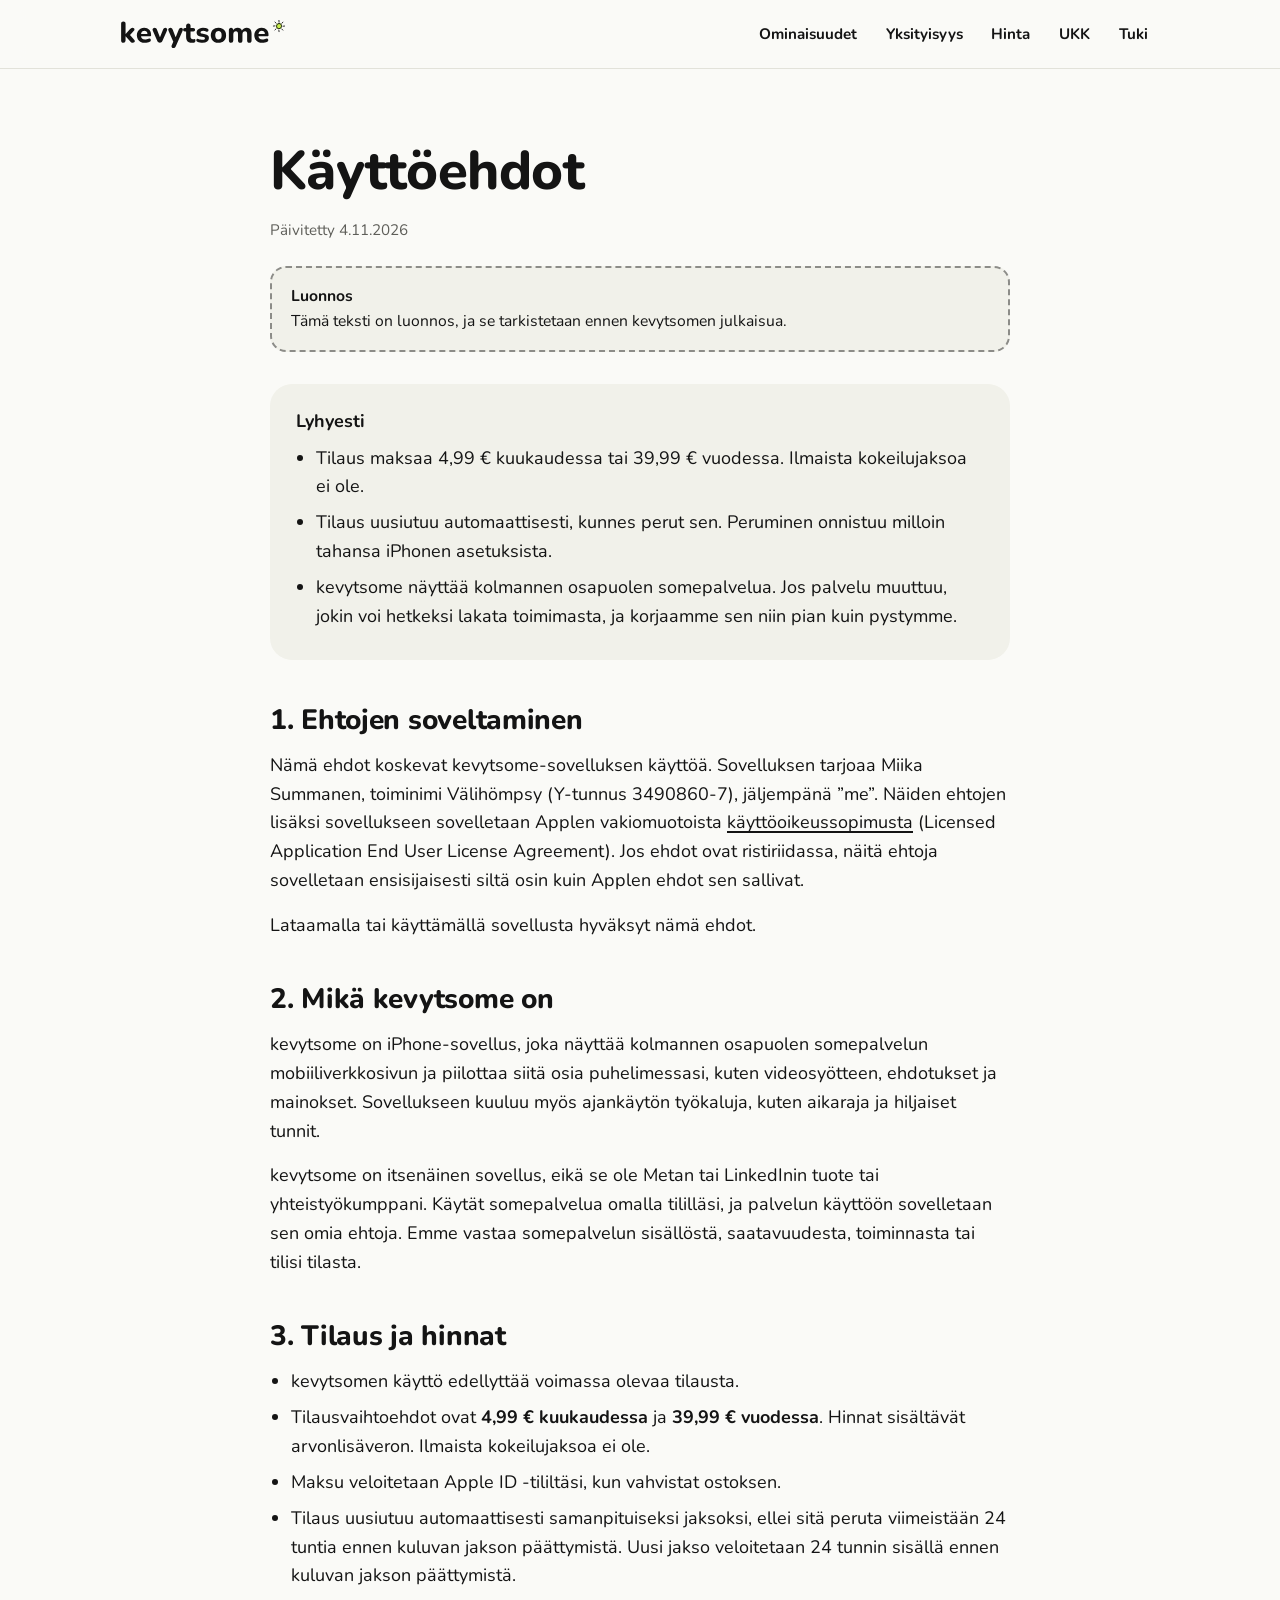
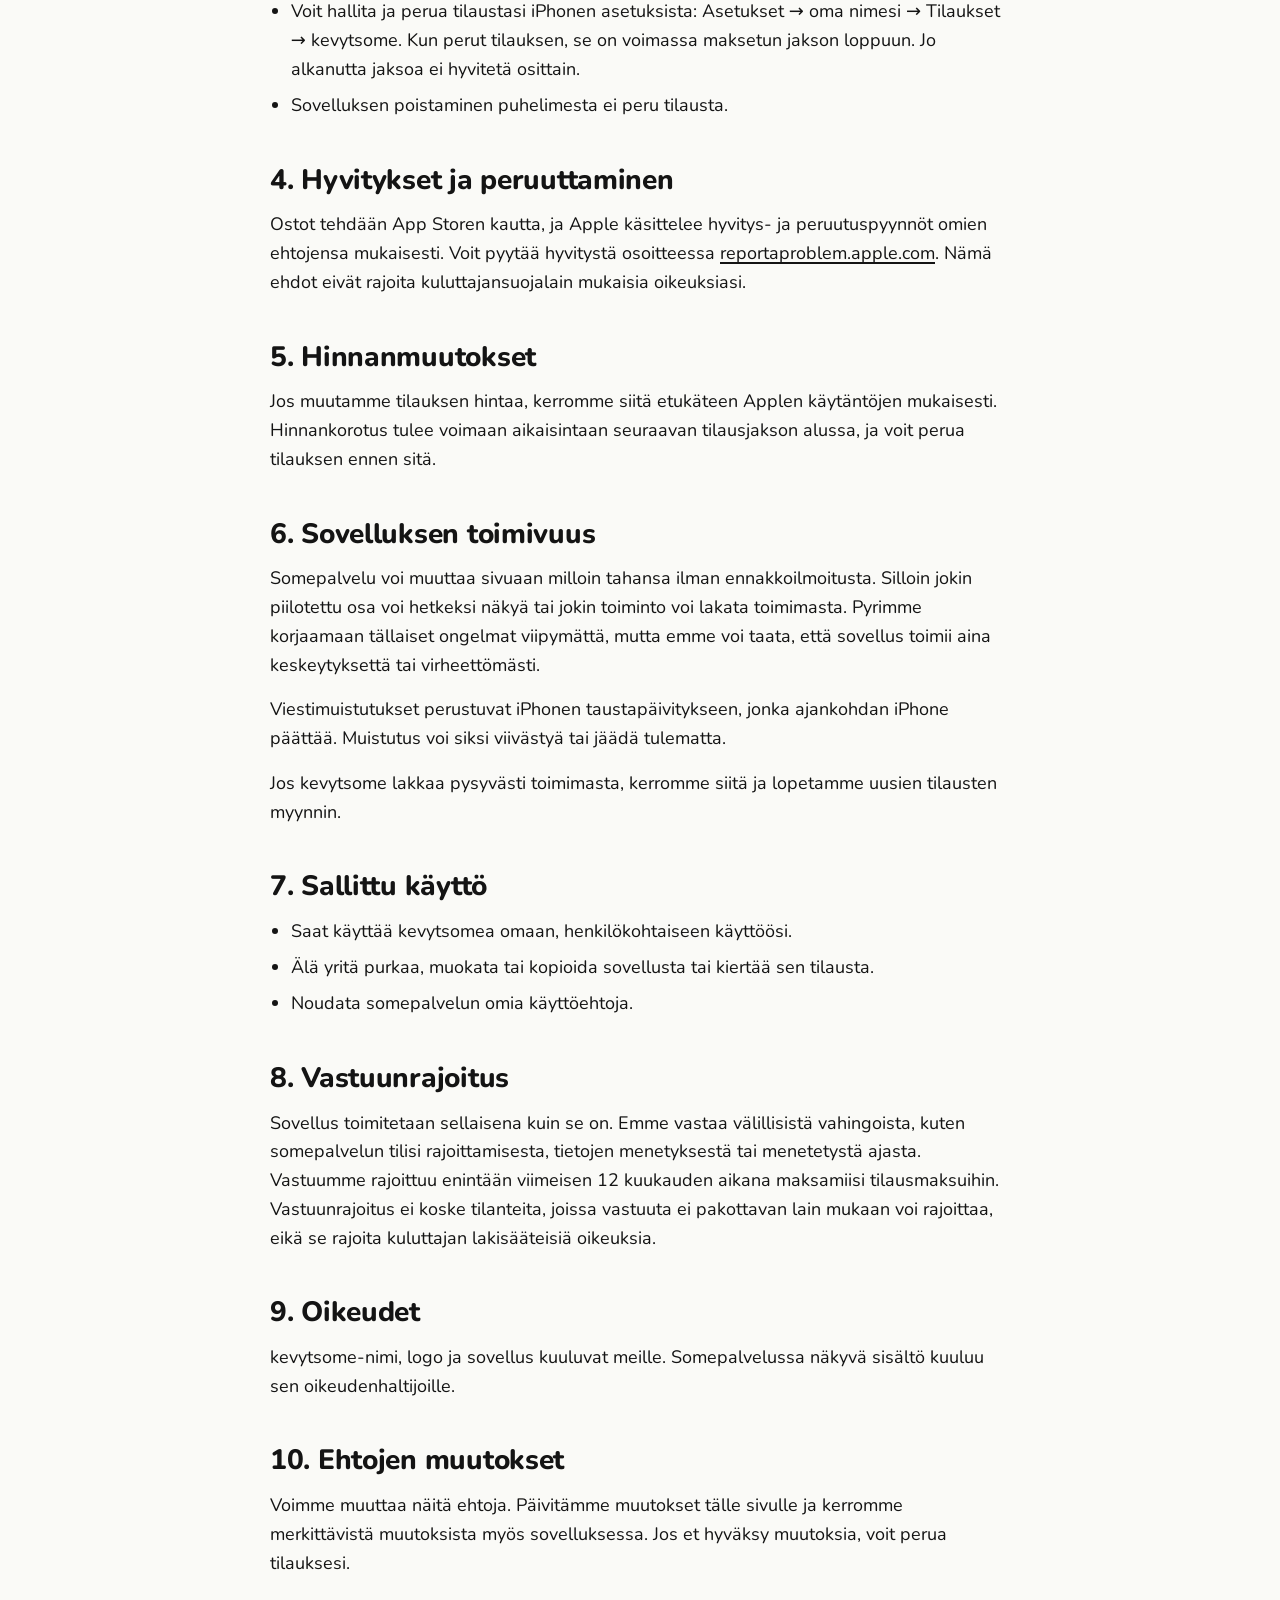
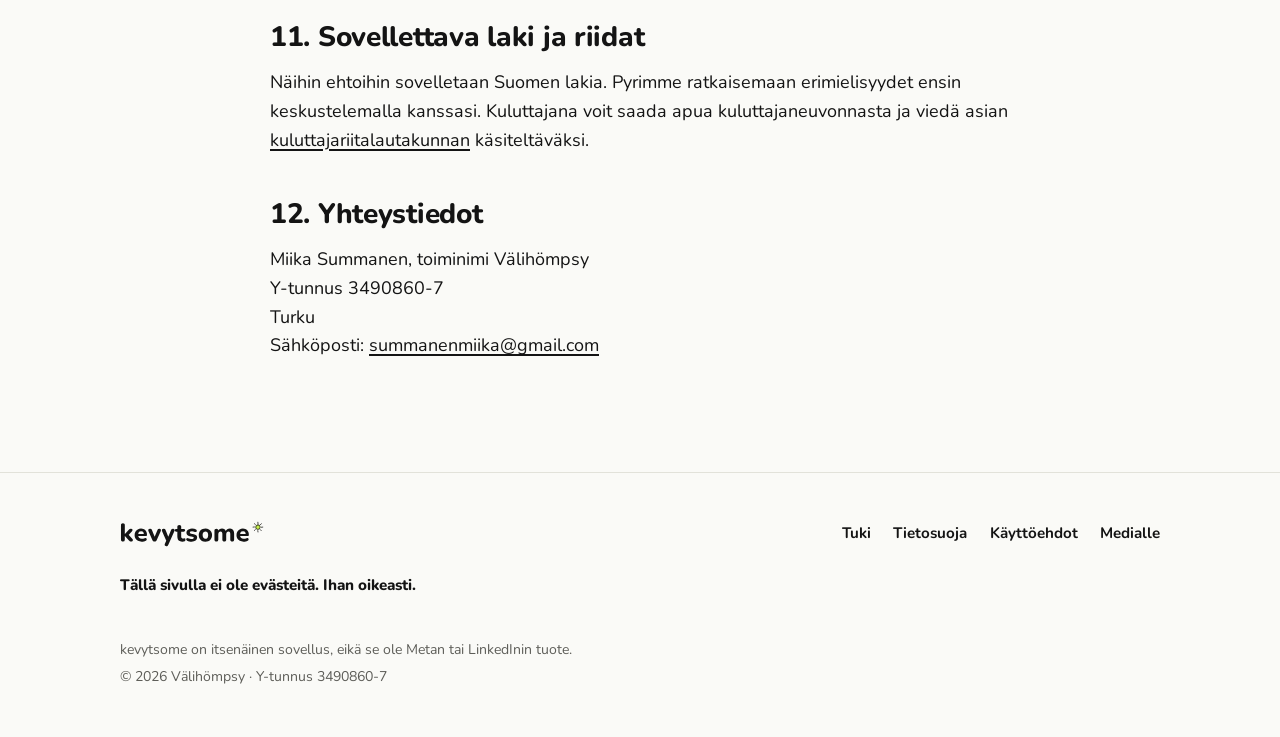
<file: kayttoehdot.html>
<!doctype html>
<html lang="fi">
<head>
<meta charset="utf-8">
<meta name="viewport" content="width=device-width, initial-scale=1, viewport-fit=cover">
<title>Käyttöehdot – kevytsome</title>
<meta name="description" content="kevytsomen käyttöehdot ja tilausehdot: 4,99 €/kk tai 39,99 €/v, ei kokeilujaksoa, peru milloin tahansa.">
<meta name="theme-color" content="#FAFAF7" media="(prefers-color-scheme: light)">
<meta name="theme-color" content="#141414" media="(prefers-color-scheme: dark)">
<link rel="icon" href="favicon.svg" type="image/svg+xml">
<link rel="apple-touch-icon" href="img/apple-touch-icon.png">
<link rel="preload" href="fonts/nunito-latin.woff2" as="font" type="font/woff2" crossorigin>
<link rel="stylesheet" href="css/style.css">
</head>
<body>

<header class="site-header">
  <div class="wrap">
    <a class="brand" href="./" aria-label="kevytsome, etusivu">
      <img class="logo-light" src="img/logo.svg" alt="kevytsome" width="166" height="30">
      <img class="logo-dark" src="img/logo-dark-bg.svg" alt="" width="166" height="30">
    </a>
    <nav class="site-nav" aria-label="Päävalikko">
      <a class="hide-sm" href="./#ominaisuudet">Ominaisuudet</a>
      <a class="hide-sm" href="./#yksityisyys">Yksityisyys</a>
      <a class="hide-sm" href="./#hinta">Hinta</a>
      <a class="hide-sm" href="./#ukk">UKK</a>
      <a href="tuki.html">Tuki</a>
    </nav>
  </div>
</header>

<main class="page">
  <div class="wrap">
    <h1>Käyttöehdot</h1>
    <p class="updated">Päivitetty 4.11.2026</p>

    <!-- DRAFT: have this checked before the app is released, then remove this box. -->
    <div class="draft">
      <strong>Luonnos</strong>
      Tämä teksti on luonnos, ja se tarkistetaan ennen kevytsomen julkaisua.
    </div>

    <div class="summary">
      <strong>Lyhyesti</strong>
      <ul>
        <li>Tilaus maksaa 4,99 € kuukaudessa tai 39,99 € vuodessa. Ilmaista kokeilujaksoa ei ole.</li>
        <li>Tilaus uusiutuu automaattisesti, kunnes perut sen. Peruminen onnistuu milloin tahansa iPhonen asetuksista.</li>
        <li>kevytsome näyttää kolmannen osapuolen somepalvelua. Jos palvelu muuttuu, jokin voi hetkeksi lakata toimimasta, ja korjaamme sen niin pian kuin pystymme.</li>
      </ul>
    </div>

    <h2>1. Ehtojen soveltaminen</h2>
    <p>Nämä ehdot koskevat kevytsome-sovelluksen käyttöä. Sovelluksen tarjoaa Miika Summanen, toiminimi Välihömpsy (Y-tunnus 3490860-7), jäljempänä ”me”. Näiden ehtojen lisäksi sovellukseen sovelletaan Applen vakiomuotoista <a href="https://www.apple.com/legal/internet-services/itunes/dev/stdeula/">käyttöoikeussopimusta</a> (Licensed Application End User License Agreement). Jos ehdot ovat ristiriidassa, näitä ehtoja sovelletaan ensisijaisesti siltä osin kuin Applen ehdot sen sallivat.</p>
    <p>Lataamalla tai käyttämällä sovellusta hyväksyt nämä ehdot.</p>

    <h2>2. Mikä kevytsome on</h2>
    <p>kevytsome on iPhone-sovellus, joka näyttää kolmannen osapuolen somepalvelun mobiiliverkkosivun ja piilottaa siitä osia puhelimessasi, kuten videosyötteen, ehdotukset ja mainokset. Sovellukseen kuuluu myös ajankäytön työkaluja, kuten aikaraja ja hiljaiset tunnit.</p>
    <p>kevytsome on itsenäinen sovellus, eikä se ole Metan tai LinkedInin tuote tai yhteistyökumppani. Käytät somepalvelua omalla tililläsi, ja palvelun käyttöön sovelletaan sen omia ehtoja. Emme vastaa somepalvelun sisällöstä, saatavuudesta, toiminnasta tai tilisi tilasta.</p>

    <h2>3. Tilaus ja hinnat</h2>
    <ul>
      <li>kevytsomen käyttö edellyttää voimassa olevaa tilausta.</li>
      <li>Tilausvaihtoehdot ovat <strong>4,99 € kuukaudessa</strong> ja <strong>39,99 € vuodessa</strong>. Hinnat sisältävät arvonlisäveron. Ilmaista kokeilujaksoa ei ole.</li>
      <li>Maksu veloitetaan Apple ID -tililtäsi, kun vahvistat ostoksen.</li>
      <li>Tilaus uusiutuu automaattisesti samanpituiseksi jaksoksi, ellei sitä peruta viimeistään 24 tuntia ennen kuluvan jakson päättymistä. Uusi jakso veloitetaan 24 tunnin sisällä ennen kuluvan jakson päättymistä.</li>
      <li>Voit hallita ja perua tilaustasi iPhonen asetuksista: Asetukset → oma nimesi → Tilaukset → kevytsome. Kun perut tilauksen, se on voimassa maksetun jakson loppuun. Jo alkanutta jaksoa ei hyvitetä osittain.</li>
      <li>Sovelluksen poistaminen puhelimesta ei peru tilausta.</li>
    </ul>

    <h2>4. Hyvitykset ja peruuttaminen</h2>
    <p>Ostot tehdään App Storen kautta, ja Apple käsittelee hyvitys- ja peruutuspyynnöt omien ehtojensa mukaisesti. Voit pyytää hyvitystä osoitteessa <a href="https://reportaproblem.apple.com">reportaproblem.apple.com</a>. Nämä ehdot eivät rajoita kuluttajansuojalain mukaisia oikeuksiasi.</p>

    <h2>5. Hinnanmuutokset</h2>
    <p>Jos muutamme tilauksen hintaa, kerromme siitä etukäteen Applen käytäntöjen mukaisesti. Hinnankorotus tulee voimaan aikaisintaan seuraavan tilausjakson alussa, ja voit perua tilauksen ennen sitä.</p>

    <h2>6. Sovelluksen toimivuus</h2>
    <p>Somepalvelu voi muuttaa sivuaan milloin tahansa ilman ennakkoilmoitusta. Silloin jokin piilotettu osa voi hetkeksi näkyä tai jokin toiminto voi lakata toimimasta. Pyrimme korjaamaan tällaiset ongelmat viipymättä, mutta emme voi taata, että sovellus toimii aina keskeytyksettä tai virheettömästi.</p>
    <p>Viestimuistutukset perustuvat iPhonen taustapäivitykseen, jonka ajankohdan iPhone päättää. Muistutus voi siksi viivästyä tai jäädä tulematta.</p>
    <p>Jos kevytsome lakkaa pysyvästi toimimasta, kerromme siitä ja lopetamme uusien tilausten myynnin.</p>

    <h2>7. Sallittu käyttö</h2>
    <ul>
      <li>Saat käyttää kevytsomea omaan, henkilökohtaiseen käyttöösi.</li>
      <li>Älä yritä purkaa, muokata tai kopioida sovellusta tai kiertää sen tilausta.</li>
      <li>Noudata somepalvelun omia käyttöehtoja.</li>
    </ul>

    <h2>8. Vastuunrajoitus</h2>
    <p>Sovellus toimitetaan sellaisena kuin se on. Emme vastaa välillisistä vahingoista, kuten somepalvelun tilisi rajoittamisesta, tietojen menetyksestä tai menetetystä ajasta. Vastuumme rajoittuu enintään viimeisen 12 kuukauden aikana maksamiisi tilausmaksuihin. Vastuunrajoitus ei koske tilanteita, joissa vastuuta ei pakottavan lain mukaan voi rajoittaa, eikä se rajoita kuluttajan lakisääteisiä oikeuksia.</p>

    <h2>9. Oikeudet</h2>
    <p>kevytsome-nimi, logo ja sovellus kuuluvat meille. Somepalvelussa näkyvä sisältö kuuluu sen oikeudenhaltijoille.</p>

    <h2>10. Ehtojen muutokset</h2>
    <p>Voimme muuttaa näitä ehtoja. Päivitämme muutokset tälle sivulle ja kerromme merkittävistä muutoksista myös sovelluksessa. Jos et hyväksy muutoksia, voit perua tilauksesi.</p>

    <h2>11. Sovellettava laki ja riidat</h2>
    <p>Näihin ehtoihin sovelletaan Suomen lakia. Pyrimme ratkaisemaan erimielisyydet ensin keskustelemalla kanssasi. Kuluttajana voit saada apua kuluttajaneuvonnasta ja viedä asian <a href="https://www.kuluttajariita.fi">kuluttajariitalautakunnan</a> käsiteltäväksi.</p>

    <h2>12. Yhteystiedot</h2>
    <p>Miika Summanen, toiminimi Välihömpsy<br>Y-tunnus 3490860-7<br>Turku<br>Sähköposti: <a href="mailto:summanenmiika@gmail.com">summanenmiika@gmail.com</a></p>
  </div>
</main>

<footer class="site-footer">
  <div class="wrap">
    <div class="top">
      <a href="./" aria-label="kevytsome, etusivu">
        <img class="logo-light" src="img/logo.svg" alt="kevytsome" width="144" height="26">
        <img class="logo-dark" src="img/logo-dark-bg.svg" alt="" width="144" height="26">
      </a>
      <nav aria-label="Alavalikko">
        <a href="tuki.html">Tuki</a>
        <a href="tietosuoja.html">Tietosuoja</a>
        <a href="kayttoehdot.html" aria-current="page">Käyttöehdot</a>
        <a href="media.html">Medialle</a>
      </nav>
    </div>
    <p class="no-cookies">Tällä sivulla ei ole evästeitä. Ihan oikeasti.</p>
    <div class="fine">
      <p>kevytsome on itsenäinen sovellus, eikä se ole Metan tai LinkedInin tuote.</p>
      <p>© 2026 Välihömpsy · Y-tunnus 3490860-7</p>
    </div>
  </div>
</footer>

</body>
</html>
</file>
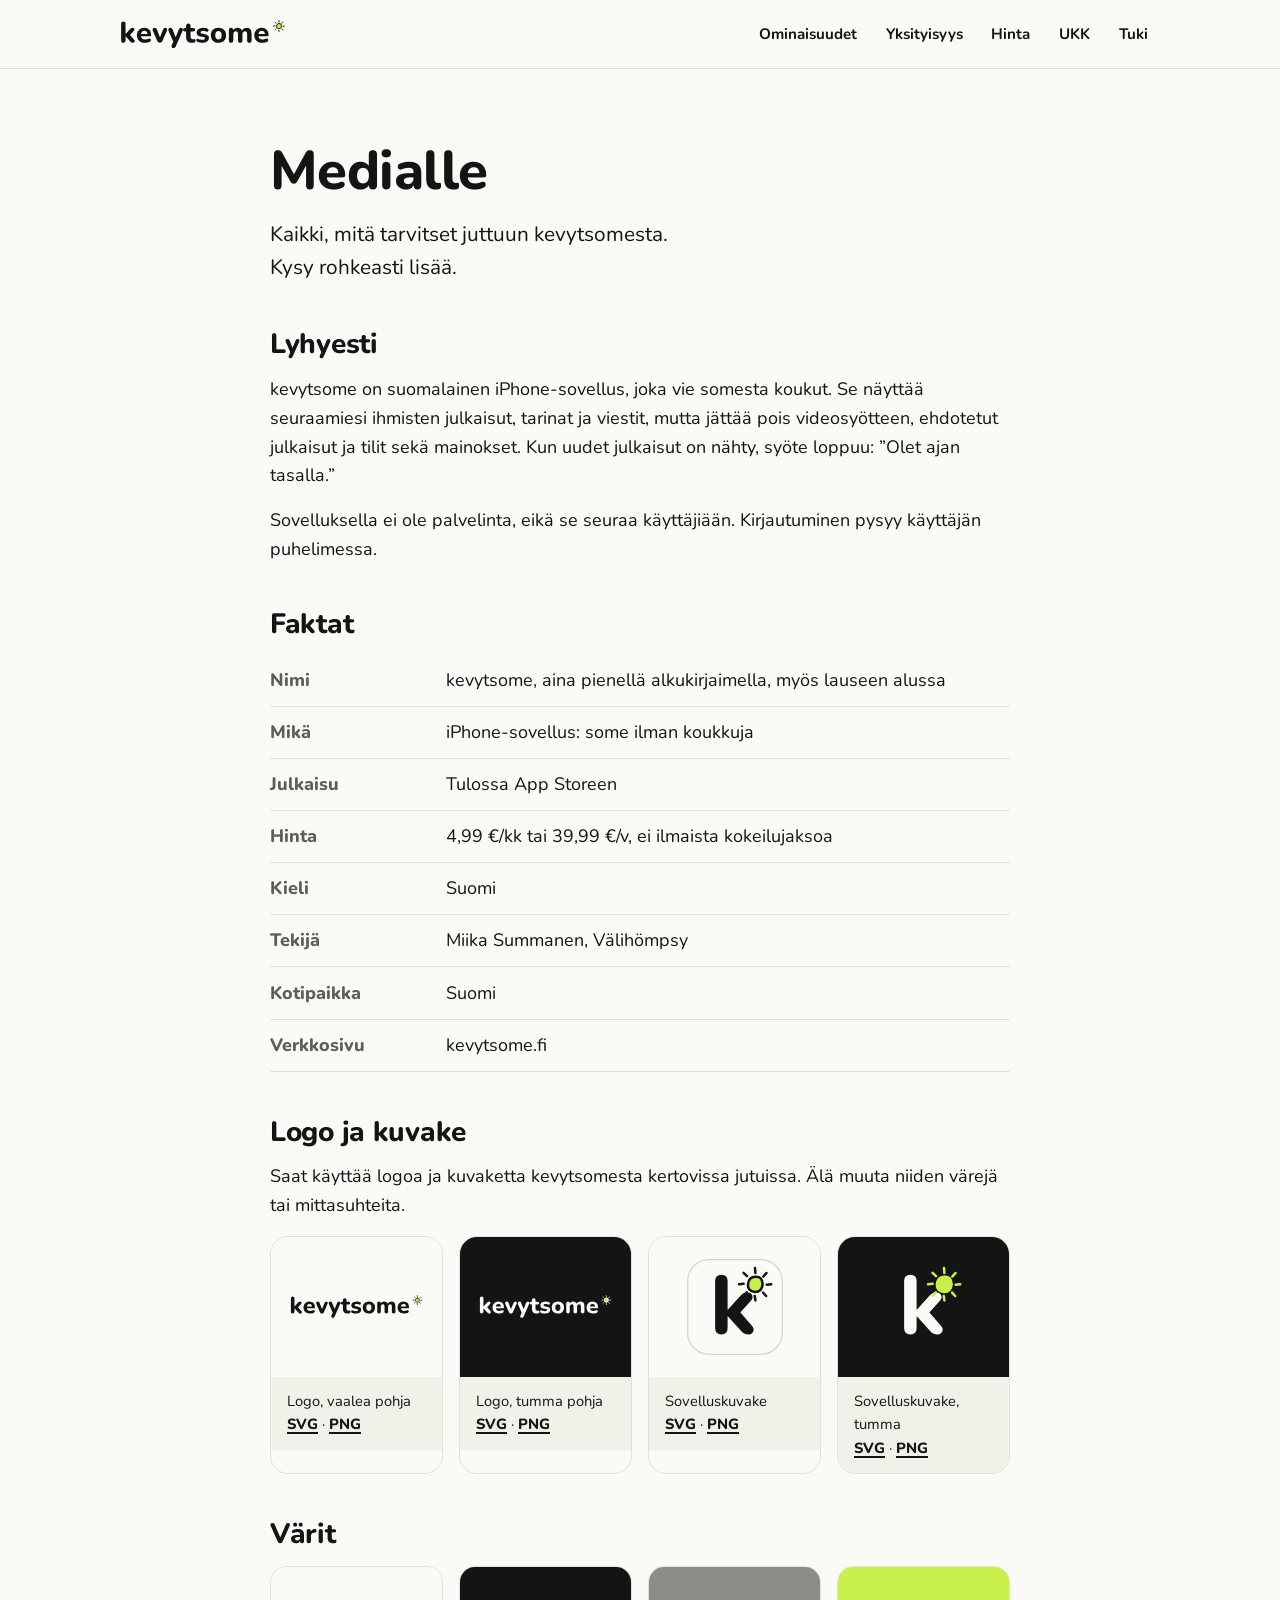
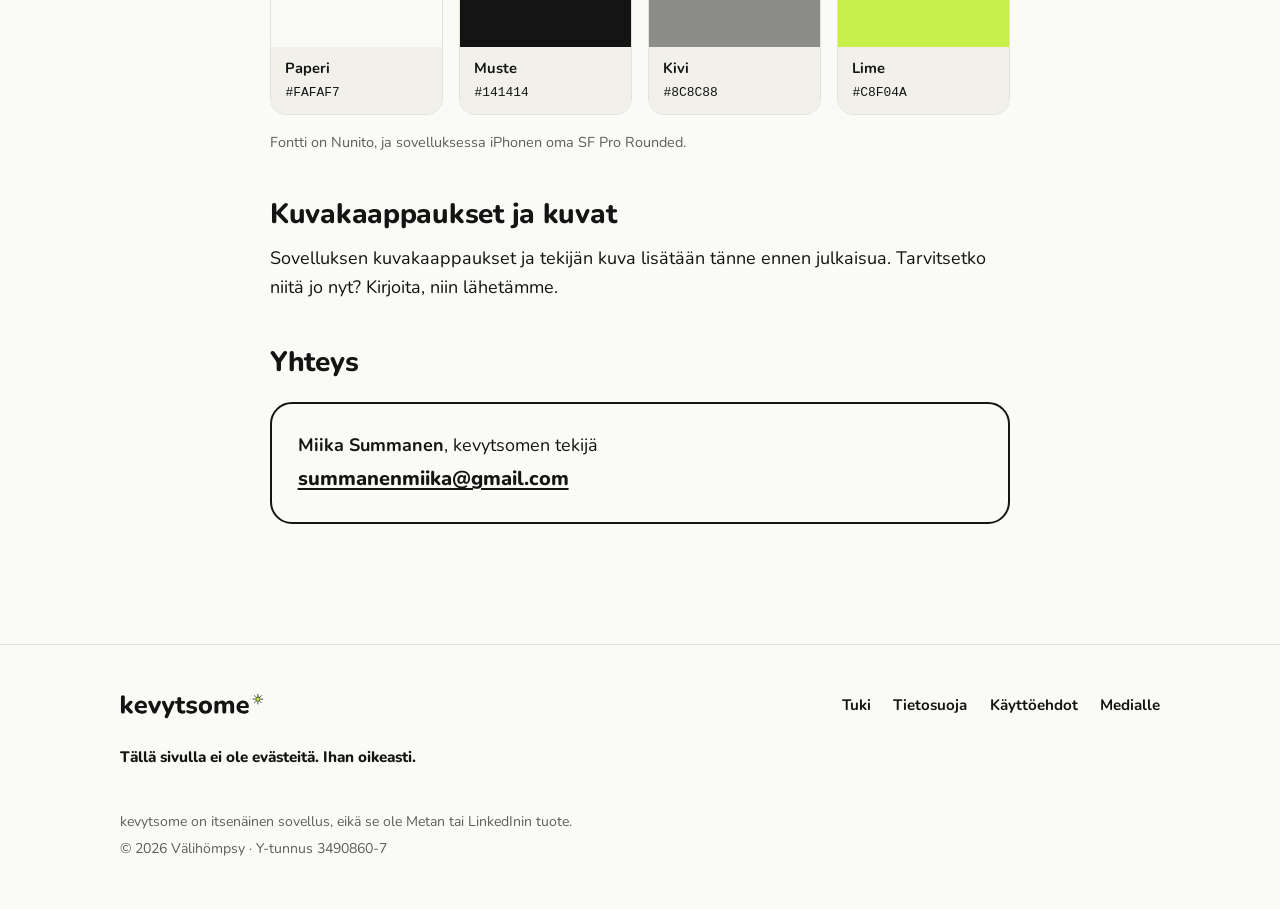
<file: media.html>
<!doctype html>
<html lang="fi">
<head>
<meta charset="utf-8">
<meta name="viewport" content="width=device-width, initial-scale=1, viewport-fit=cover">
<title>Medialle – kevytsome</title>
<meta name="description" content="kevytsomen mediapaketti: lyhyt kuvaus, faktat, logot, kuvake ja yhteystiedot toimittajille.">
<meta name="theme-color" content="#FAFAF7" media="(prefers-color-scheme: light)">
<meta name="theme-color" content="#141414" media="(prefers-color-scheme: dark)">
<link rel="icon" href="favicon.svg" type="image/svg+xml">
<link rel="apple-touch-icon" href="img/apple-touch-icon.png">
<link rel="preload" href="fonts/nunito-latin.woff2" as="font" type="font/woff2" crossorigin>
<link rel="stylesheet" href="css/style.css">
</head>
<body>

<header class="site-header">
  <div class="wrap">
    <a class="brand" href="./" aria-label="kevytsome, etusivu">
      <img class="logo-light" src="img/logo.svg" alt="kevytsome" width="166" height="30">
      <img class="logo-dark" src="img/logo-dark-bg.svg" alt="" width="166" height="30">
    </a>
    <nav class="site-nav" aria-label="Päävalikko">
      <a class="hide-sm" href="./#ominaisuudet">Ominaisuudet</a>
      <a class="hide-sm" href="./#yksityisyys">Yksityisyys</a>
      <a class="hide-sm" href="./#hinta">Hinta</a>
      <a class="hide-sm" href="./#ukk">UKK</a>
      <a href="tuki.html">Tuki</a>
    </nav>
  </div>
</header>

<main class="page">
  <div class="wrap">
    <h1>Medialle</h1>
    <p class="lead">Kaikki, mitä tarvitset juttuun kevytsomesta. Kysy rohkeasti lisää.</p>

    <h2>Lyhyesti</h2>
    <p>kevytsome on suomalainen iPhone-sovellus, joka vie somesta koukut. Se näyttää seuraamiesi ihmisten julkaisut, tarinat ja viestit, mutta jättää pois videosyötteen, ehdotetut julkaisut ja tilit sekä mainokset. Kun uudet julkaisut on nähty, syöte loppuu: ”Olet ajan tasalla.”</p>
    <p>Sovelluksella ei ole palvelinta, eikä se seuraa käyttäjiään. Kirjautuminen pysyy käyttäjän puhelimessa.</p>

    <h2>Faktat</h2>
    <dl class="facts">
      <dt>Nimi</dt><dd>kevytsome, aina pienellä alkukirjaimella, myös lauseen alussa</dd>
      <dt>Mikä</dt><dd>iPhone-sovellus: some ilman koukkuja</dd>
      <dt>Julkaisu</dt><dd>Tulossa App Storeen</dd>
      <dt>Hinta</dt><dd>4,99 €/kk tai 39,99 €/v, ei ilmaista kokeilujaksoa</dd>
      <dt>Kieli</dt><dd>Suomi</dd>
      <dt>Tekijä</dt><dd>Miika Summanen, Välihömpsy</dd>
      <dt>Kotipaikka</dt><dd>Suomi</dd>
      <dt>Verkkosivu</dt><dd>kevytsome.fi</dd>
    </dl>

    <h2>Logo ja kuvake</h2>
    <p>Saat käyttää logoa ja kuvaketta kevytsomesta kertovissa jutuissa. Älä muuta niiden värejä tai mittasuhteita.</p>
    <div class="assets">
      <div class="asset">
        <div class="preview light"><img src="img/logo.svg" alt="kevytsome-logo vaalealla pohjalla" width="180" height="33"></div>
        <div class="meta">Logo, vaalea pohja<br><a href="img/logo.svg" download>SVG</a> · <a href="img/logo.png" download>PNG</a></div>
      </div>
      <div class="asset">
        <div class="preview dark"><img src="img/logo-dark-bg.svg" alt="kevytsome-logo tummalla pohjalla" width="180" height="33"></div>
        <div class="meta">Logo, tumma pohja<br><a href="img/logo-dark-bg.svg" download>SVG</a> · <a href="img/logo-dark-bg.png" download>PNG</a></div>
      </div>
      <div class="asset">
        <div class="preview light"><img src="img/icon.svg" alt="kevytsome-sovelluskuvake" width="96" height="96"></div>
        <div class="meta">Sovelluskuvake<br><a href="img/icon.svg" download>SVG</a> · <a href="img/icon.png" download>PNG</a></div>
      </div>
      <div class="asset">
        <div class="preview dark"><img src="img/icon-dark.svg" alt="kevytsome-sovelluskuvake, tumma" width="96" height="96"></div>
        <div class="meta">Sovelluskuvake, tumma<br><a href="img/icon-dark.svg" download>SVG</a> · <a href="img/icon-dark.png" download>PNG</a></div>
      </div>
    </div>

    <h2>Värit</h2>
    <div class="swatches">
      <div class="swatch"><div class="chip" style="background:#FAFAF7"></div><div><strong>Paperi</strong><br><code>#FAFAF7</code></div></div>
      <div class="swatch"><div class="chip" style="background:#141414"></div><div><strong>Muste</strong><br><code>#141414</code></div></div>
      <div class="swatch"><div class="chip" style="background:#8C8C88"></div><div><strong>Kivi</strong><br><code>#8C8C88</code></div></div>
      <div class="swatch"><div class="chip" style="background:#C8F04A"></div><div><strong>Lime</strong><br><code>#C8F04A</code></div></div>
    </div>
    <p class="muted small">Fontti on Nunito, ja sovelluksessa iPhonen oma SF Pro Rounded.</p>

    <h2>Kuvakaappaukset ja kuvat</h2>
    <p>Sovelluksen kuvakaappaukset ja tekijän kuva lisätään tänne ennen julkaisua. Tarvitsetko niitä jo nyt? Kirjoita, niin lähetämme.</p>

    <h2>Yhteys</h2>
    <div class="contact-card">
      <p><strong>Miika Summanen</strong>, kevytsomen tekijä</p>
      <p class="email"><a href="mailto:summanenmiika@gmail.com?subject=kevytsome%3A%20media">summanenmiika@gmail.com</a></p>
    </div>
  </div>
</main>

<footer class="site-footer">
  <div class="wrap">
    <div class="top">
      <a href="./" aria-label="kevytsome, etusivu">
        <img class="logo-light" src="img/logo.svg" alt="kevytsome" width="144" height="26">
        <img class="logo-dark" src="img/logo-dark-bg.svg" alt="" width="144" height="26">
      </a>
      <nav aria-label="Alavalikko">
        <a href="tuki.html">Tuki</a>
        <a href="tietosuoja.html">Tietosuoja</a>
        <a href="kayttoehdot.html">Käyttöehdot</a>
        <a href="media.html" aria-current="page">Medialle</a>
      </nav>
    </div>
    <p class="no-cookies">Tällä sivulla ei ole evästeitä. Ihan oikeasti.</p>
    <div class="fine">
      <p>kevytsome on itsenäinen sovellus, eikä se ole Metan tai LinkedInin tuote.</p>
      <p>© 2026 Välihömpsy · Y-tunnus 3490860-7</p>
    </div>
  </div>
</footer>

</body>
</html>
</file>
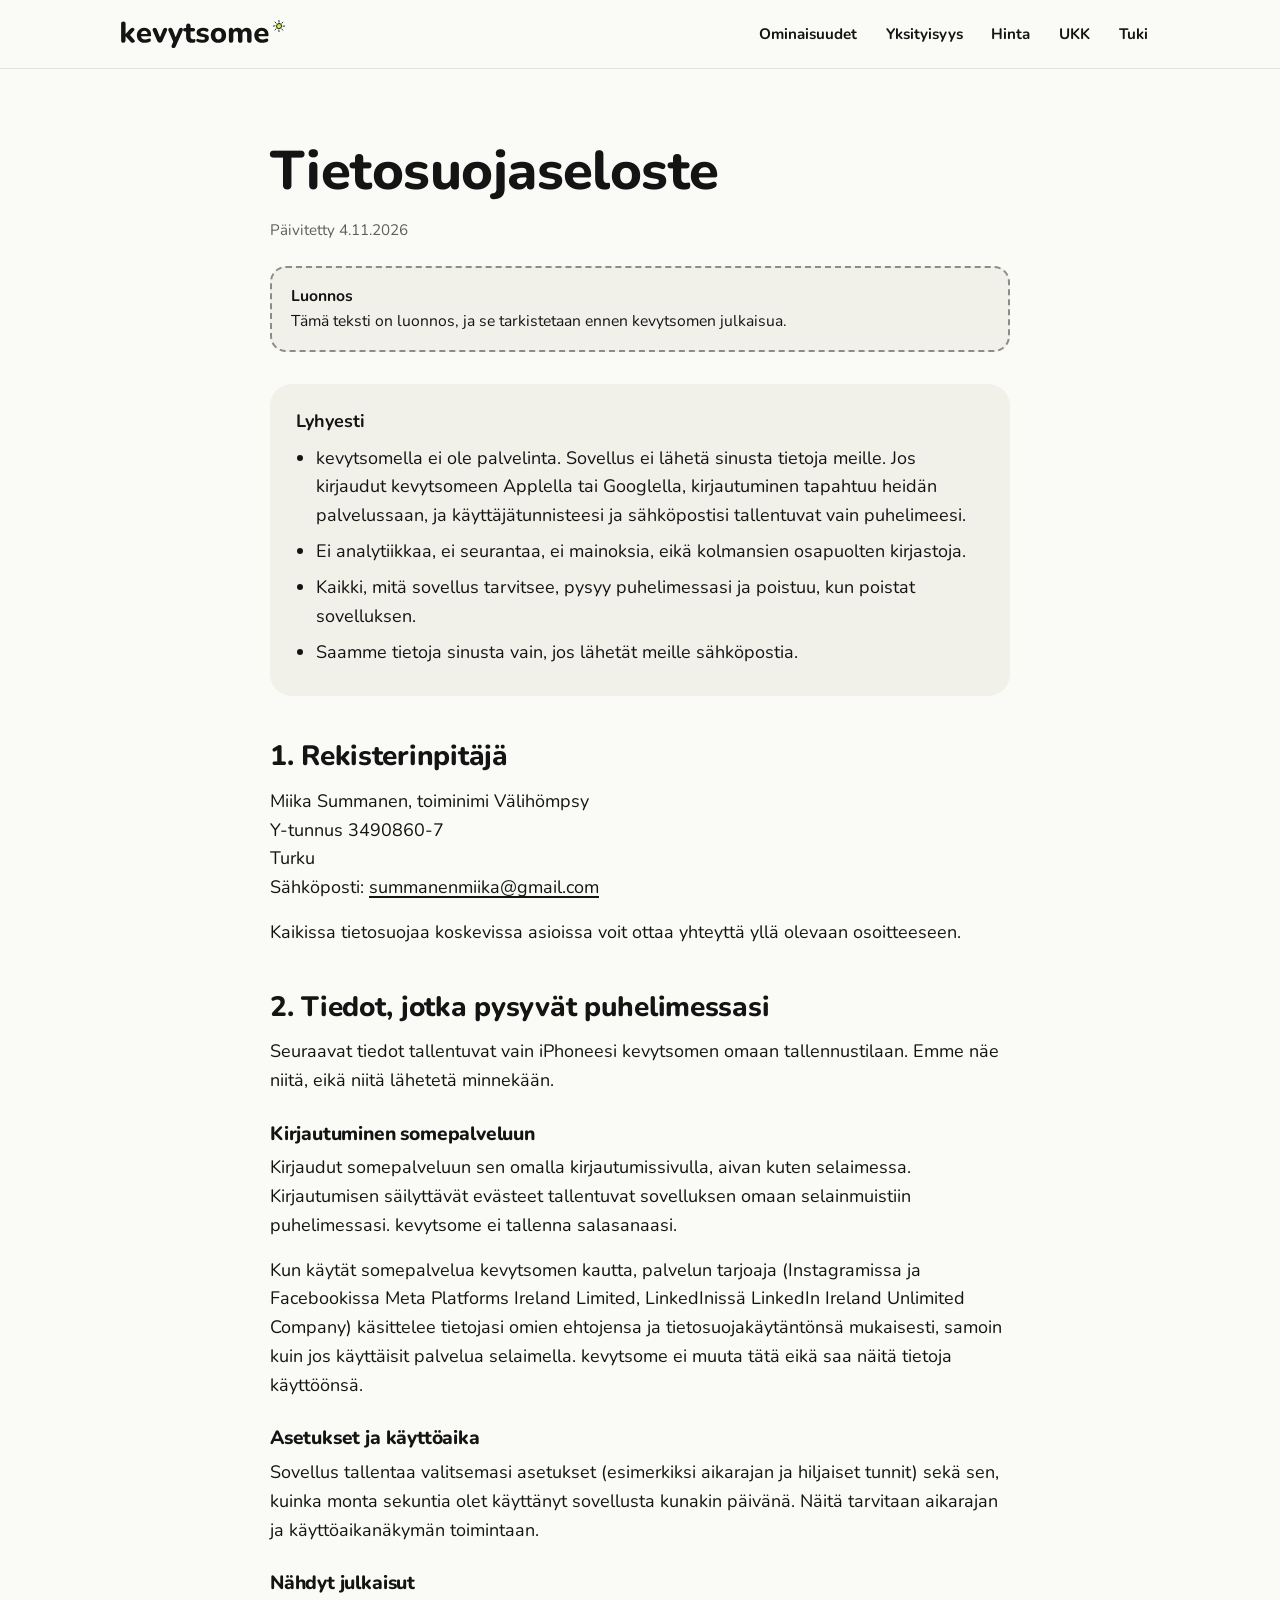
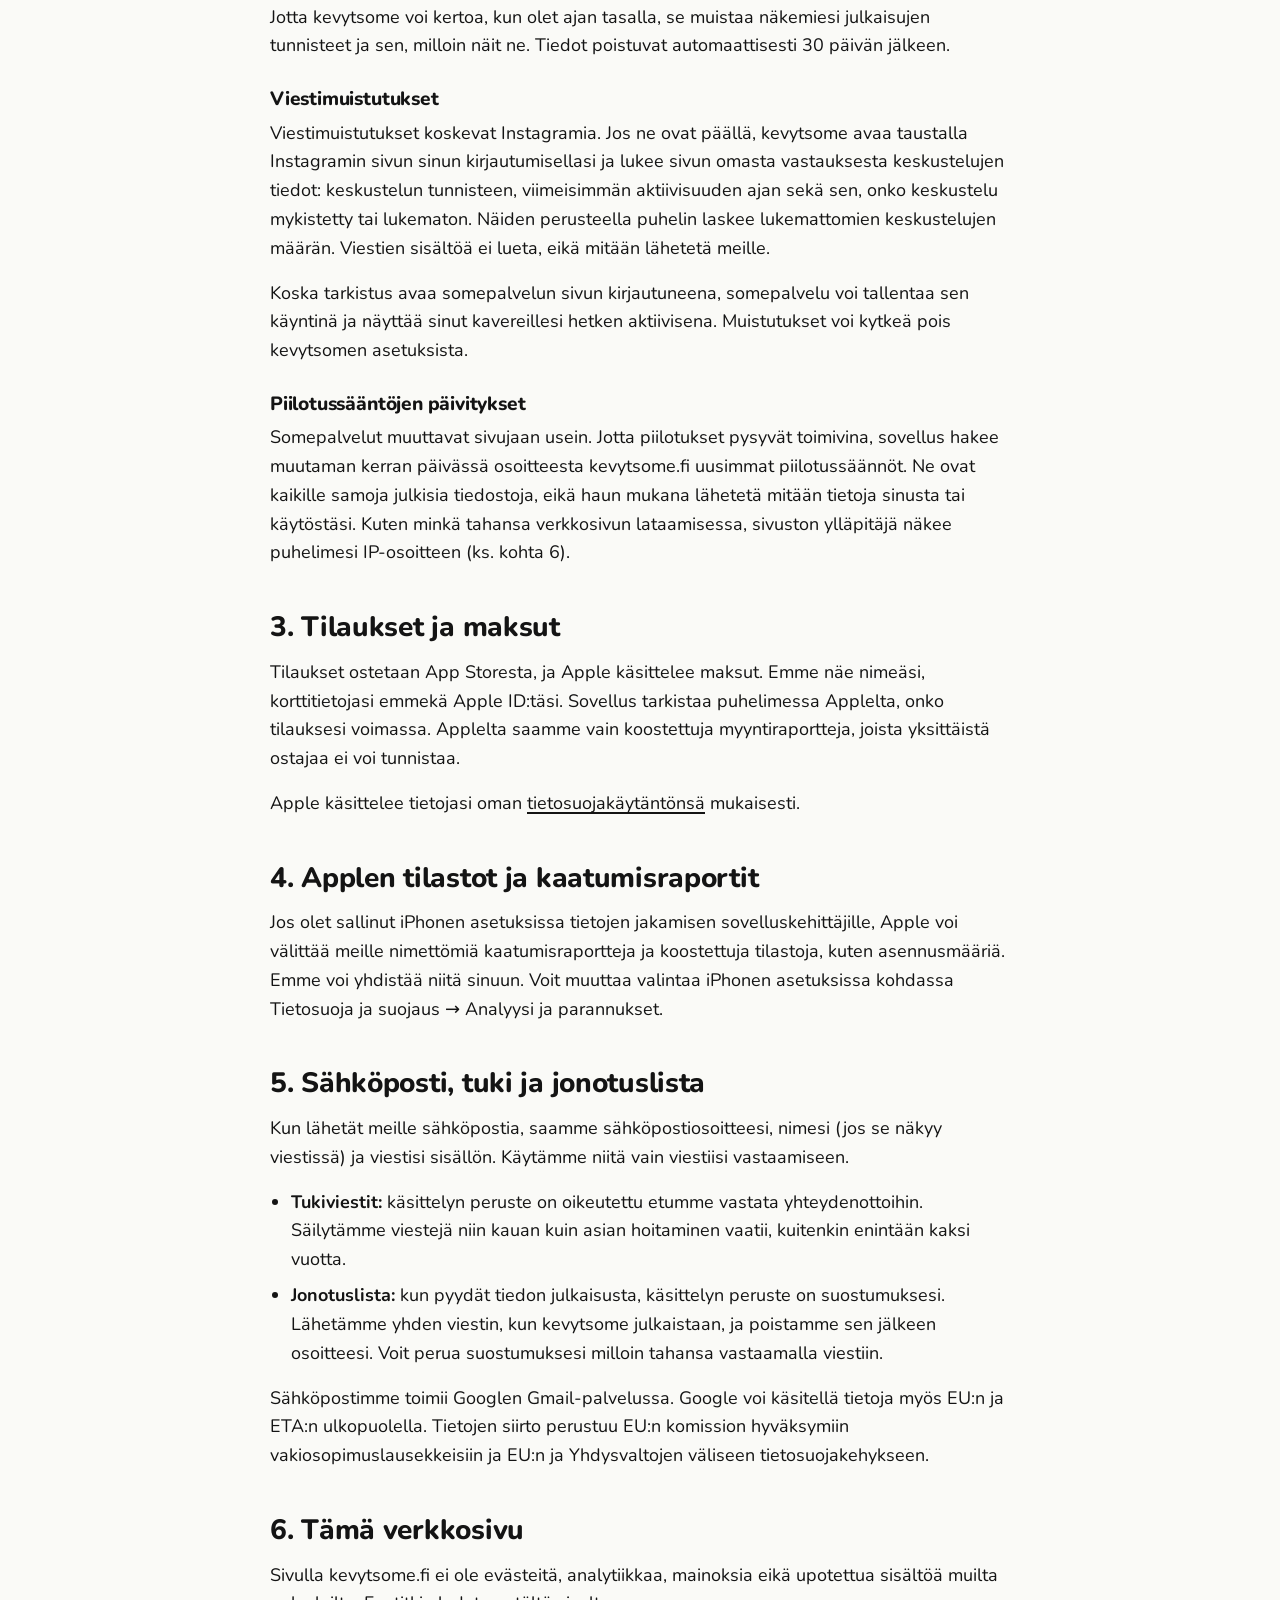
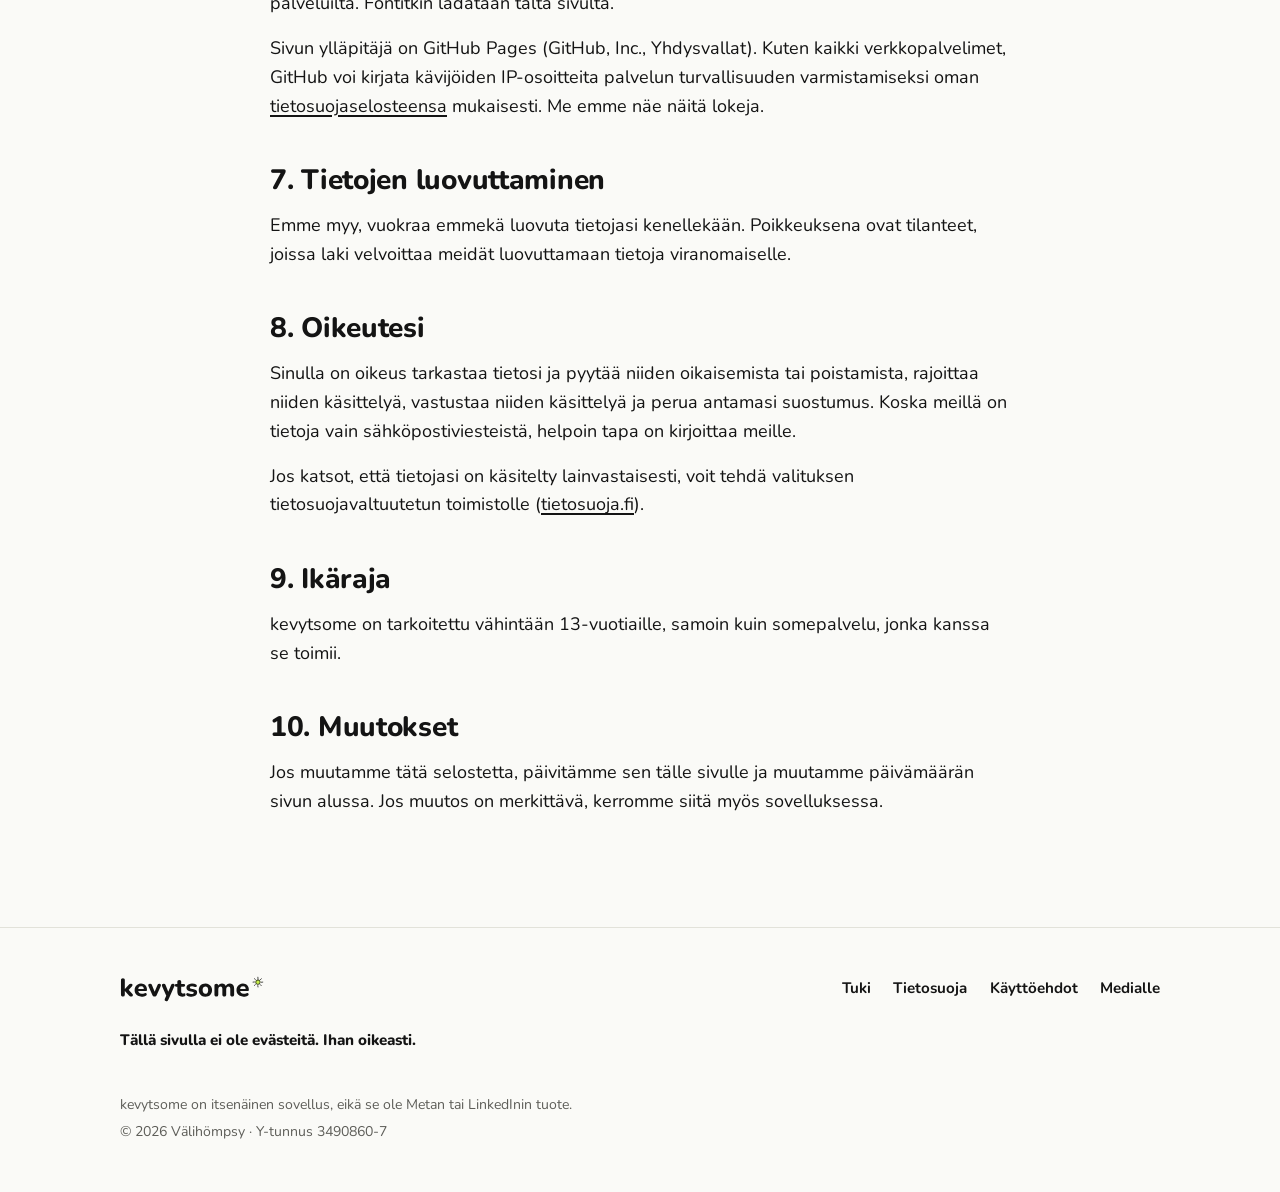
<file: tietosuoja.html>
<!doctype html>
<html lang="fi">
<head>
<meta charset="utf-8">
<meta name="viewport" content="width=device-width, initial-scale=1, viewport-fit=cover">
<title>Tietosuojaseloste – kevytsome</title>
<meta name="description" content="kevytsome ei kerää sinusta tietoja: ei palvelinta, ei seurantaa, ei analytiikkaa. Lue, mitä tietoja puhelimessasi käsitellään.">
<meta name="theme-color" content="#FAFAF7" media="(prefers-color-scheme: light)">
<meta name="theme-color" content="#141414" media="(prefers-color-scheme: dark)">
<link rel="icon" href="favicon.svg" type="image/svg+xml">
<link rel="apple-touch-icon" href="img/apple-touch-icon.png">
<link rel="preload" href="fonts/nunito-latin.woff2" as="font" type="font/woff2" crossorigin>
<link rel="stylesheet" href="css/style.css">
</head>
<body>

<header class="site-header">
  <div class="wrap">
    <a class="brand" href="./" aria-label="kevytsome, etusivu">
      <img class="logo-light" src="img/logo.svg" alt="kevytsome" width="166" height="30">
      <img class="logo-dark" src="img/logo-dark-bg.svg" alt="" width="166" height="30">
    </a>
    <nav class="site-nav" aria-label="Päävalikko">
      <a class="hide-sm" href="./#ominaisuudet">Ominaisuudet</a>
      <a class="hide-sm" href="./#yksityisyys">Yksityisyys</a>
      <a class="hide-sm" href="./#hinta">Hinta</a>
      <a class="hide-sm" href="./#ukk">UKK</a>
      <a href="tuki.html">Tuki</a>
    </nav>
  </div>
</header>

<main class="page">
  <div class="wrap">
    <h1>Tietosuojaseloste</h1>
    <p class="updated">Päivitetty 4.11.2026</p>

    <!-- DRAFT: have this checked (e.g. a lawyer or an accountant familiar with GDPR) before the app is released, then remove this box. -->
    <div class="draft">
      <strong>Luonnos</strong>
      Tämä teksti on luonnos, ja se tarkistetaan ennen kevytsomen julkaisua.
    </div>

    <div class="summary">
      <strong>Lyhyesti</strong>
      <ul>
        <li>kevytsomella ei ole palvelinta. Sovellus ei lähetä sinusta tietoja meille. Jos kirjaudut kevytsomeen Applella tai Googlella, kirjautuminen tapahtuu heidän palvelussaan, ja käyttäjätunnisteesi ja sähköpostisi tallentuvat vain puhelimeesi.</li>
        <li>Ei analytiikkaa, ei seurantaa, ei mainoksia, eikä kolmansien osapuolten kirjastoja.</li>
        <li>Kaikki, mitä sovellus tarvitsee, pysyy puhelimessasi ja poistuu, kun poistat sovelluksen.</li>
        <li>Saamme tietoja sinusta vain, jos lähetät meille sähköpostia.</li>
      </ul>
    </div>

    <h2>1. Rekisterinpitäjä</h2>
    <p>Miika Summanen, toiminimi Välihömpsy<br>Y-tunnus 3490860-7<br>Turku<br>Sähköposti: <a href="mailto:summanenmiika@gmail.com">summanenmiika@gmail.com</a></p>
    <p>Kaikissa tietosuojaa koskevissa asioissa voit ottaa yhteyttä yllä olevaan osoitteeseen.</p>

    <h2>2. Tiedot, jotka pysyvät puhelimessasi</h2>
    <p>Seuraavat tiedot tallentuvat vain iPhoneesi kevytsomen omaan tallennustilaan. Emme näe niitä, eikä niitä lähetetä minnekään.</p>
    <h3>Kirjautuminen somepalveluun</h3>
    <p>Kirjaudut somepalveluun sen omalla kirjautumissivulla, aivan kuten selaimessa. Kirjautumisen säilyttävät evästeet tallentuvat sovelluksen omaan selainmuistiin puhelimessasi. kevytsome ei tallenna salasanaasi.</p>
    <p>Kun käytät somepalvelua kevytsomen kautta, palvelun tarjoaja (Instagramissa ja Facebookissa Meta Platforms Ireland Limited, LinkedInissä LinkedIn Ireland Unlimited Company) käsittelee tietojasi omien ehtojensa ja tietosuojakäytäntönsä mukaisesti, samoin kuin jos käyttäisit palvelua selaimella. kevytsome ei muuta tätä eikä saa näitä tietoja käyttöönsä.</p>
    <h3>Asetukset ja käyttöaika</h3>
    <p>Sovellus tallentaa valitsemasi asetukset (esimerkiksi aikarajan ja hiljaiset tunnit) sekä sen, kuinka monta sekuntia olet käyttänyt sovellusta kunakin päivänä. Näitä tarvitaan aikarajan ja käyttöaikanäkymän toimintaan.</p>
    <h3>Nähdyt julkaisut</h3>
    <p>Jotta kevytsome voi kertoa, kun olet ajan tasalla, se muistaa näkemiesi julkaisujen tunnisteet ja sen, milloin näit ne. Tiedot poistuvat automaattisesti 30 päivän jälkeen.</p>
    <h3>Viestimuistutukset</h3>
    <p>Viestimuistutukset koskevat Instagramia. Jos ne ovat päällä, kevytsome avaa taustalla Instagramin sivun sinun kirjautumisellasi ja lukee sivun omasta vastauksesta keskustelujen tiedot: keskustelun tunnisteen, viimeisimmän aktiivisuuden ajan sekä sen, onko keskustelu mykistetty tai lukematon. Näiden perusteella puhelin laskee lukemattomien keskustelujen määrän. Viestien sisältöä ei lueta, eikä mitään lähetetä meille.</p>
    <p>Koska tarkistus avaa somepalvelun sivun kirjautuneena, somepalvelu voi tallentaa sen käyntinä ja näyttää sinut kavereillesi hetken aktiivisena. Muistutukset voi kytkeä pois kevytsomen asetuksista.</p>
    <h3>Piilotussääntöjen päivitykset</h3>
    <p>Somepalvelut muuttavat sivujaan usein. Jotta piilotukset pysyvät toimivina, sovellus hakee muutaman kerran päivässä osoitteesta kevytsome.fi uusimmat piilotussäännöt. Ne ovat kaikille samoja julkisia tiedostoja, eikä haun mukana lähetetä mitään tietoja sinusta tai käytöstäsi. Kuten minkä tahansa verkkosivun lataamisessa, sivuston ylläpitäjä näkee puhelimesi IP-osoitteen (ks. kohta 6).</p>

    <h2>3. Tilaukset ja maksut</h2>
    <p>Tilaukset ostetaan App Storesta, ja Apple käsittelee maksut. Emme näe nimeäsi, korttitietojasi emmekä Apple ID:täsi. Sovellus tarkistaa puhelimessa Applelta, onko tilauksesi voimassa. Applelta saamme vain koostettuja myyntiraportteja, joista yksittäistä ostajaa ei voi tunnistaa.</p>
    <p>Apple käsittelee tietojasi oman <a href="https://www.apple.com/fi/legal/privacy/">tietosuojakäytäntönsä</a> mukaisesti.</p>

    <h2>4. Applen tilastot ja kaatumisraportit</h2>
    <p>Jos olet sallinut iPhonen asetuksissa tietojen jakamisen sovelluskehittäjille, Apple voi välittää meille nimettömiä kaatumisraportteja ja koostettuja tilastoja, kuten asennusmääriä. Emme voi yhdistää niitä sinuun. Voit muuttaa valintaa iPhonen asetuksissa kohdassa Tietosuoja ja suojaus → Analyysi ja parannukset.</p>

    <h2>5. Sähköposti, tuki ja jonotuslista</h2>
    <p>Kun lähetät meille sähköpostia, saamme sähköpostiosoitteesi, nimesi (jos se näkyy viestissä) ja viestisi sisällön. Käytämme niitä vain viestiisi vastaamiseen.</p>
    <ul>
      <li><strong>Tukiviestit:</strong> käsittelyn peruste on oikeutettu etumme vastata yhteydenottoihin. Säilytämme viestejä niin kauan kuin asian hoitaminen vaatii, kuitenkin enintään kaksi vuotta.</li>
      <li><strong>Jonotuslista:</strong> kun pyydät tiedon julkaisusta, käsittelyn peruste on suostumuksesi. Lähetämme yhden viestin, kun kevytsome julkaistaan, ja poistamme sen jälkeen osoitteesi. Voit perua suostumuksesi milloin tahansa vastaamalla viestiin.</li>
    </ul>
    <p>Sähköpostimme toimii Googlen Gmail-palvelussa. Google voi käsitellä tietoja myös EU:n ja ETA:n ulkopuolella. Tietojen siirto perustuu EU:n komission hyväksymiin vakiosopimuslausekkeisiin ja EU:n ja Yhdysvaltojen väliseen tietosuojakehykseen.</p>

    <h2>6. Tämä verkkosivu</h2>
    <p>Sivulla kevytsome.fi ei ole evästeitä, analytiikkaa, mainoksia eikä upotettua sisältöä muilta palveluilta. Fontitkin ladataan tältä sivulta.</p>
    <p>Sivun ylläpitäjä on GitHub Pages (GitHub, Inc., Yhdysvallat). Kuten kaikki verkkopalvelimet, GitHub voi kirjata kävijöiden IP-osoitteita palvelun turvallisuuden varmistamiseksi oman <a href="https://docs.github.com/en/site-policy/privacy-policies/github-general-privacy-statement">tietosuojaselosteensa</a> mukaisesti. Me emme näe näitä lokeja.</p>

    <h2>7. Tietojen luovuttaminen</h2>
    <p>Emme myy, vuokraa emmekä luovuta tietojasi kenellekään. Poikkeuksena ovat tilanteet, joissa laki velvoittaa meidät luovuttamaan tietoja viranomaiselle.</p>

    <h2>8. Oikeutesi</h2>
    <p>Sinulla on oikeus tarkastaa tietosi ja pyytää niiden oikaisemista tai poistamista, rajoittaa niiden käsittelyä, vastustaa niiden käsittelyä ja perua antamasi suostumus. Koska meillä on tietoja vain sähköpostiviesteistä, helpoin tapa on kirjoittaa meille.</p>
    <p>Jos katsot, että tietojasi on käsitelty lainvastaisesti, voit tehdä valituksen tietosuojavaltuutetun toimistolle (<a href="https://tietosuoja.fi">tietosuoja.fi</a>).</p>

    <h2>9. Ikäraja</h2>
    <p>kevytsome on tarkoitettu vähintään 13-vuotiaille, samoin kuin somepalvelu, jonka kanssa se toimii.</p>

    <h2>10. Muutokset</h2>
    <p>Jos muutamme tätä selostetta, päivitämme sen tälle sivulle ja muutamme päivämäärän sivun alussa. Jos muutos on merkittävä, kerromme siitä myös sovelluksessa.</p>
  </div>
</main>

<footer class="site-footer">
  <div class="wrap">
    <div class="top">
      <a href="./" aria-label="kevytsome, etusivu">
        <img class="logo-light" src="img/logo.svg" alt="kevytsome" width="144" height="26">
        <img class="logo-dark" src="img/logo-dark-bg.svg" alt="" width="144" height="26">
      </a>
      <nav aria-label="Alavalikko">
        <a href="tuki.html">Tuki</a>
        <a href="tietosuoja.html" aria-current="page">Tietosuoja</a>
        <a href="kayttoehdot.html">Käyttöehdot</a>
        <a href="media.html">Medialle</a>
      </nav>
    </div>
    <p class="no-cookies">Tällä sivulla ei ole evästeitä. Ihan oikeasti.</p>
    <div class="fine">
      <p>kevytsome on itsenäinen sovellus, eikä se ole Metan tai LinkedInin tuote.</p>
      <p>© 2026 Välihömpsy · Y-tunnus 3490860-7</p>
    </div>
  </div>
</footer>

</body>
</html>
</file>
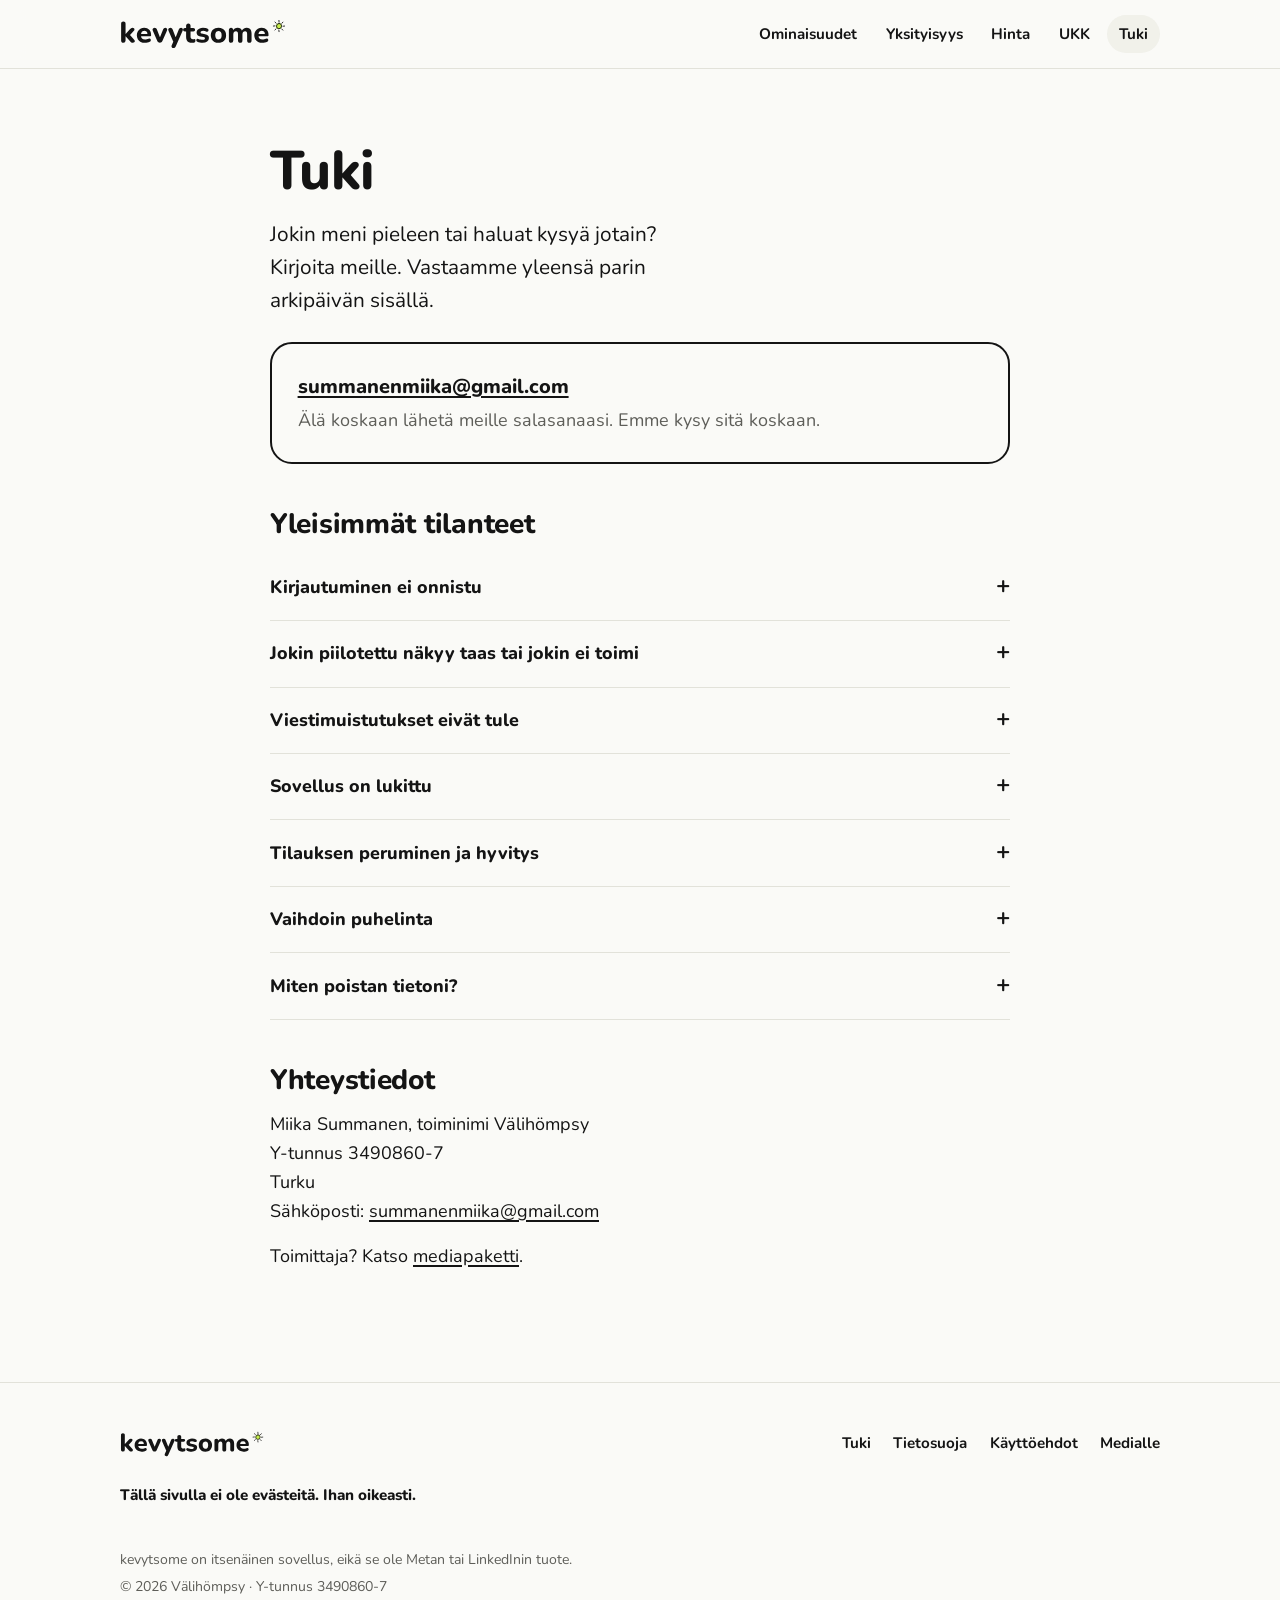
<file: tuki.html>
<!doctype html>
<html lang="fi">
<head>
<meta charset="utf-8">
<meta name="viewport" content="width=device-width, initial-scale=1, viewport-fit=cover">
<title>Tuki – kevytsome</title>
<meta name="description" content="kevytsomen tuki ja yhteystiedot. Ratkaisut yleisimpiin tilanteisiin: kirjautuminen, viestimuistutukset ja tilauksen peruminen.">
<meta name="theme-color" content="#FAFAF7" media="(prefers-color-scheme: light)">
<meta name="theme-color" content="#141414" media="(prefers-color-scheme: dark)">
<link rel="icon" href="favicon.svg" type="image/svg+xml">
<link rel="apple-touch-icon" href="img/apple-touch-icon.png">
<link rel="preload" href="fonts/nunito-latin.woff2" as="font" type="font/woff2" crossorigin>
<link rel="stylesheet" href="css/style.css">
</head>
<body>

<header class="site-header">
  <div class="wrap">
    <a class="brand" href="./" aria-label="kevytsome, etusivu">
      <img class="logo-light" src="img/logo.svg" alt="kevytsome" width="166" height="30">
      <img class="logo-dark" src="img/logo-dark-bg.svg" alt="" width="166" height="30">
    </a>
    <nav class="site-nav" aria-label="Päävalikko">
      <a class="hide-sm" href="./#ominaisuudet">Ominaisuudet</a>
      <a class="hide-sm" href="./#yksityisyys">Yksityisyys</a>
      <a class="hide-sm" href="./#hinta">Hinta</a>
      <a class="hide-sm" href="./#ukk">UKK</a>
      <a href="tuki.html" aria-current="page">Tuki</a>
    </nav>
  </div>
</header>

<main class="page">
  <div class="wrap">
    <h1>Tuki</h1>
    <p class="lead">Jokin meni pieleen tai haluat kysyä jotain? Kirjoita meille. Vastaamme yleensä parin arkipäivän sisällä.</p>

    <div class="contact-card">
      <p class="email"><a href="mailto:summanenmiika@gmail.com?subject=kevytsome%3A%20tuki">summanenmiika@gmail.com</a></p>
      <p class="muted">Älä koskaan lähetä meille salasanaasi. Emme kysy sitä koskaan.</p>
    </div>

    <h2>Yleisimmät tilanteet</h2>

    <div class="faq">
      <details>
        <summary>Kirjautuminen ei onnistu</summary>
        <div>
          <p>Tarkista ensin nettiyhteys. Kokeile sitten kirjautua samoilla tunnuksilla iPhonen Safarissa. Jos somepalvelu pyytää vahvistusta, esimerkiksi koodia sähköpostiin tai tekstiviestillä, tee se ja yritä uudelleen kevytsomessa.</p>
        </div>
      </details>
      <details>
        <summary>Jokin piilotettu näkyy taas tai jokin ei toimi</summary>
        <div>
          <p>Somepalvelu muuttaa sivuaan välillä. Vedä ensin sivua alaspäin, niin se päivittyy. Jos ongelma jatkuu, kerro meille, mitä yritit tehdä, ja liitä mukaan kuvakaappaus. Peitä kuvasta ensin muiden ihmisten nimet ja kasvot.</p>
        </div>
      </details>
      <details>
        <summary>Viestimuistutukset eivät tule</summary>
        <div>
          <p>Tarkista nämä:</p>
          <ul>
            <li>kevytsomen asetuksissa Viesti-ilmoitukset on päällä.</li>
            <li>iPhonen Asetukset → Ilmoitukset → kevytsome: Salli ilmoitukset on päällä.</li>
            <li>iPhonen Asetukset → Yleiset → Appien päivitys taustalla: kevytsome on päällä.</li>
            <li>Virransäästötila ei ole päällä, sillä se pysäyttää taustapäivitykset.</li>
            <li>Hiljaiset tunnit eivät ole käynnissä.</li>
          </ul>
          <p>iPhone päättää itse, milloin tarkistus tehdään, joten muistutus voi tulla viiveellä. Jos et ole avannut kevytsomea pitkään aikaan, iPhone tarkistaa harvemmin.</p>
        </div>
      </details>
      <details>
        <summary>Sovellus on lukittu</summary>
        <div>
          <p>Lukitus johtuu päivittäisestä aikarajasta tai hiljaisista tunneista. Aikaraja nollautuu keskiyöllä, ja hiljaisten tuntien lukitus aukeaa, kun asettamasi aika päättyy. Siihen asti: hyvää vapaa-aikaa.</p>
        </div>
      </details>
      <details>
        <summary>Tilauksen peruminen ja hyvitys</summary>
        <div>
          <p>Avaa iPhonen Asetukset, napauta ylhäältä omaa nimeäsi ja valitse Tilaukset → kevytsome → Peru tilaus. Tilaus on voimassa maksetun jakson loppuun. Huomaa, että sovelluksen poistaminen ei peru tilausta.</p>
          <p>Hyvitystä voit pyytää Applelta osoitteessa <a href="https://reportaproblem.apple.com">reportaproblem.apple.com</a>.</p>
        </div>
      </details>
      <details>
        <summary>Vaihdoin puhelinta</summary>
        <div>
          <p>Tilaus kuuluu Apple ID:llesi eikä puhelimelle. Asenna kevytsome uuteen puhelimeen samalla Apple ID:llä, niin tilaus on käytössä. Kirjaudu sitten somepalveluun uudelleen, koska kirjautuminen ei siirry puhelimesta toiseen.</p>
        </div>
      </details>
      <details>
        <summary>Miten poistan tietoni?</summary>
        <div>
          <p>Poista kevytsome puhelimesta. Silloin kaikki sen tallentamat tiedot poistuvat, mukaan lukien kirjautuminen, asetukset ja käyttöaika. Meillä ei ole palvelinta, joten muuta poistettavaa ei ole. Jos olet lähettänyt meille sähköpostia ja haluat sen poistettavan, kirjoita meille.</p>
        </div>
      </details>
    </div>

    <h2>Yhteystiedot</h2>
    <p>Miika Summanen, toiminimi Välihömpsy<br>Y-tunnus 3490860-7<br>Turku<br>Sähköposti: <a href="mailto:summanenmiika@gmail.com">summanenmiika@gmail.com</a></p>
    <p>Toimittaja? Katso <a href="media.html">mediapaketti</a>.</p>
  </div>
</main>

<footer class="site-footer">
  <div class="wrap">
    <div class="top">
      <a href="./" aria-label="kevytsome, etusivu">
        <img class="logo-light" src="img/logo.svg" alt="kevytsome" width="144" height="26">
        <img class="logo-dark" src="img/logo-dark-bg.svg" alt="" width="144" height="26">
      </a>
      <nav aria-label="Alavalikko">
        <a href="tuki.html" aria-current="page">Tuki</a>
        <a href="tietosuoja.html">Tietosuoja</a>
        <a href="kayttoehdot.html">Käyttöehdot</a>
        <a href="media.html">Medialle</a>
      </nav>
    </div>
    <p class="no-cookies">Tällä sivulla ei ole evästeitä. Ihan oikeasti.</p>
    <div class="fine">
      <p>kevytsome on itsenäinen sovellus, eikä se ole Metan tai LinkedInin tuote.</p>
      <p>© 2026 Välihömpsy · Y-tunnus 3490860-7</p>
    </div>
  </div>
</footer>

</body>
</html>
</file>
<file: css/style.css>
/* kevytsome.fi – one stylesheet for every page.
   Brand: paper #FAFAF7, ink #141414, stone #8C8C88, lime #C8F04A.
   Lime rule on light backgrounds: lime is only a fill inside an ink outline
   or a thick highlight behind ink text, never text or a thin line. */

@font-face {
  font-family: "Nunito";
  font-style: normal;
  font-weight: 200 1000;
  font-display: swap;
  src: url("../fonts/nunito-latin.woff2") format("woff2");
  unicode-range: U+0000-00FF, U+0131, U+0152-0153, U+02BB-02BC, U+02C6, U+02DA, U+02DC, U+0304, U+0308, U+0329, U+2000-206F, U+20AC, U+2122, U+2191, U+2193, U+2212, U+2215, U+FEFF, U+FFFD;
}
@font-face {
  font-family: "Nunito";
  font-style: normal;
  font-weight: 200 1000;
  font-display: swap;
  src: url("../fonts/nunito-latin-ext.woff2") format("woff2");
  unicode-range: U+0100-02BA, U+02BD-02C5, U+02C7-02CC, U+02CE-02D7, U+02DD-02FF, U+1D00-1DBF, U+1E00-1E9F, U+1EF2-1EFF, U+2020, U+20A0-20AB, U+20AD-20C0, U+2113, U+2C60-2C7F, U+A720-A7FF;
}

:root {
  --paper: #FAFAF7;
  --ink: #141414;
  --stone: #8C8C88;
  --lime: #C8F04A;

  --bg: var(--paper);
  --fg: var(--ink);
  --muted: #5E5E59;
  --line: #E2E2DA;
  --card: #F1F1EA;
  --band-bg: var(--ink);
  --band-fg: var(--paper);
  --doodle: var(--ink);
  --strike: url("data:image/svg+xml,%3Csvg xmlns='http://www.w3.org/2000/svg' viewBox='0 0 100 10' preserveAspectRatio='none'%3E%3Cpath d='M2 6.5Q30 3 55 5.2T98 3.8' fill='none' stroke='%23141414' stroke-width='2.6' stroke-linecap='round' vector-effect='non-scaling-stroke'/%3E%3C/svg%3E");
  --underline: url("data:image/svg+xml,%3Csvg xmlns='http://www.w3.org/2000/svg' viewBox='0 0 100 10' preserveAspectRatio='none'%3E%3Cpath d='M2 6Q28 2 52 5T98 4' fill='none' stroke='%23141414' stroke-width='2.4' stroke-linecap='round' vector-effect='non-scaling-stroke'/%3E%3C/svg%3E");

  --font: "Nunito", ui-rounded, "SF Pro Rounded", system-ui, -apple-system, sans-serif;
  --radius: 22px;
  --wrap: 1080px;
  --gutter: max(20px, env(safe-area-inset-left, 0px));
  color-scheme: light;
}

@media (prefers-color-scheme: dark) {
  :root {
    --bg: var(--ink);
    --fg: var(--paper);
    --muted: #A6A6A0;
    --line: #2C2C29;
    --card: #1D1D1B;
    --band-bg: #1D1D1B;
    --band-fg: var(--paper);
    --doodle: var(--paper);
    --strike: url("data:image/svg+xml,%3Csvg xmlns='http://www.w3.org/2000/svg' viewBox='0 0 100 10' preserveAspectRatio='none'%3E%3Cpath d='M2 6.5Q30 3 55 5.2T98 3.8' fill='none' stroke='%23FAFAF7' stroke-width='2.6' stroke-linecap='round' vector-effect='non-scaling-stroke'/%3E%3C/svg%3E");
    --underline: url("data:image/svg+xml,%3Csvg xmlns='http://www.w3.org/2000/svg' viewBox='0 0 100 10' preserveAspectRatio='none'%3E%3Cpath d='M2 6Q28 2 52 5T98 4' fill='none' stroke='%23C8F04A' stroke-width='2.4' stroke-linecap='round' vector-effect='non-scaling-stroke'/%3E%3C/svg%3E");
    color-scheme: dark;
  }
}

* { box-sizing: border-box; }
html { -webkit-text-size-adjust: 100%; scroll-behavior: smooth; scroll-padding-top: 84px; }
@media (prefers-reduced-motion: reduce) { html { scroll-behavior: auto; } }
body {
  margin: 0;
  background: var(--bg);
  color: var(--fg);
  font-family: var(--font);
  font-size: 18px;
  line-height: 1.6;
  overflow-x: hidden;
}
img, svg { max-width: 100%; }
a { color: inherit; text-decoration-thickness: 2px; text-underline-offset: 3px; }
a:hover { text-decoration-color: var(--stone); }
:focus-visible { outline: 3px solid var(--fg); outline-offset: 3px; border-radius: 6px; }

h1, h2, h3 { font-weight: 800; line-height: 1.12; letter-spacing: -.01em; margin: 0; text-wrap: balance; }
h1 { font-size: clamp(2.4rem, 6.2vw, 4.4rem); }
h2 { font-size: clamp(1.9rem, 4.2vw, 2.9rem); }
h3 { font-size: 1.2rem; }
p { margin: 0 0 1rem; }
.lead { font-size: clamp(1.1rem, 2vw, 1.3rem); max-width: 34ch; }
.muted { color: var(--muted); }
.small { font-size: .9rem; }
.eyebrow { font-size: .78rem; font-weight: 800; letter-spacing: .1em; text-transform: uppercase; color: var(--muted); margin-bottom: .8rem; }

.wrap { max-width: var(--wrap); margin: 0 auto; padding-inline: var(--gutter); }

/* Hand-drawn details */
.hl { position: relative; white-space: nowrap; color: var(--ink); padding: 0 .08em; z-index: 0; }
.hl::before {
  content: ""; position: absolute; z-index: -1;
  left: -.06em; right: -.06em; top: .3em; bottom: .02em;
  background: var(--lime);
  border-radius: .4em .2em .5em .25em;
  transform: rotate(-1.2deg);
}
.ul { background: var(--underline) no-repeat left bottom / 100% .32em; padding-bottom: .12em; }
.sun { display: inline-block; width: 1em; height: 1em; vertical-align: -.1em; }
.sun .rays { stroke: var(--doodle); }

/* Header */
.site-header {
  position: sticky; top: 0; z-index: 10;
  background: color-mix(in srgb, var(--bg) 88%, transparent);
  -webkit-backdrop-filter: saturate(1.4) blur(12px);
  backdrop-filter: saturate(1.4) blur(12px);
  border-bottom: 1px solid var(--line);
  padding-top: env(safe-area-inset-top, 0px);
}
.site-header .wrap { display: flex; align-items: center; justify-content: space-between; gap: 1rem; height: 68px; }
.brand { display: inline-flex; align-items: center; text-decoration: none; }
.brand img { height: 30px; width: auto; display: block; }
.brand .logo-dark { display: none; }
@media (prefers-color-scheme: dark) {
  .brand .logo-light { display: none; }
  .brand .logo-dark { display: block; }
}
.site-nav { display: flex; align-items: center; gap: .3rem; }
.site-nav a { text-decoration: none; font-weight: 700; font-size: .95rem; padding: .45rem .75rem; border-radius: 999px; }
.site-nav a:hover { background: var(--card); }
.site-nav a[aria-current="page"] { background: var(--card); }
@media (max-width: 720px) {
  .site-nav .hide-sm { display: none; }
}

/* Buttons */
.actions { display: flex; flex-wrap: wrap; gap: .75rem; align-items: center; }
.btn {
  display: inline-flex; align-items: center; justify-content: center; gap: .55rem;
  font: inherit; font-weight: 800; font-size: 1rem; line-height: 1.2;
  padding: .9rem 1.4rem; border-radius: 999px; text-decoration: none; cursor: pointer;
  border: 2px solid var(--fg); background: var(--fg); color: var(--bg);
  transition: transform .15s ease;
}
.btn:hover { transform: translateY(-1px); }
.btn-lime { background: var(--lime); color: var(--ink); border-color: var(--ink); }
.btn-ghost { background: transparent; color: var(--fg); }
.btn-soon {
  background: transparent; color: var(--muted); border: 2px dashed var(--stone); cursor: default;
}
.btn-soon:hover { transform: none; }
.btn svg { width: 1.15em; height: 1.15em; flex: none; }

/* Sections */
section { padding-block: clamp(4rem, 9vw, 7rem); }
section + section { border-top: 1px solid var(--line); }
.section-head { max-width: 40rem; margin-bottom: 2.5rem; }
.section-head p { color: var(--muted); font-size: 1.1rem; margin-top: 1rem; }

/* Hero */
.hero { padding-block: clamp(2.5rem, 7vw, 5.5rem) clamp(4rem, 8vw, 6rem); }
.hero .wrap { display: grid; grid-template-columns: minmax(0, 1.15fr) minmax(0, .85fr); gap: clamp(2rem, 5vw, 4rem); align-items: center; }
.hero h1 { margin-bottom: 1.4rem; }
.hero .lead { margin-bottom: 2rem; }
.hero .facts { margin-top: 1.4rem; font-size: .92rem; color: var(--muted); display: flex; flex-wrap: wrap; gap: .3rem 1.2rem; }
@media (max-width: 860px) {
  .hero .wrap { grid-template-columns: minmax(0, 1fr); }
}

/* Phone mockup (abstract: no third-party UI) */
.phone-stage { position: relative; display: flex; flex-direction: column; align-items: center; padding: 1.5rem 0 0; }
.phone-stage .big-sun { position: absolute; z-index: 2; width: 120px; height: 120px; top: -22px; right: calc(50% - 200px); transform: rotate(8deg); transition: transform .6s cubic-bezier(.3, 1.8, .5, 1); }
.phone {
  position: relative; width: 270px; max-width: 78vw; aspect-ratio: 9 / 19;
  border-radius: 44px; border: 9px solid var(--ink); background: var(--paper);
  box-shadow: 0 30px 60px -30px rgba(20, 20, 20, .35);
  overflow: hidden; display: flex; flex-direction: column; color: var(--ink);
}
@media (prefers-color-scheme: dark) { .phone { border-color: #3A3A37; } }
.hero { overflow-x: clip; }
@media (max-width: 480px) {
  .phone-stage .big-sun { width: 96px; height: 96px; right: 0; }
  .phone { aspect-ratio: 9 / 17; }
}
.phone .notch { width: 82px; height: 22px; border-radius: 0 0 14px 14px; background: var(--ink); margin: 0 auto; flex: none; }
.phone .screen { flex: 1; padding: 14px 14px 18px; display: flex; flex-direction: column; gap: 12px; overflow: hidden; }
.phone .post { background: #fff; border: 1px solid #E8E8E1; border-radius: 16px; padding: 10px; display: grid; gap: 8px; }
.phone .who { display: flex; align-items: center; gap: 8px; }
.phone .avatar { width: 22px; height: 22px; border-radius: 50%; background: #DADAD2; flex: none; }
.phone .avatar.a2 { background: #C9C9C0; }
.phone .name { height: 8px; width: 46%; border-radius: 4px; background: #D9D9D1; }
.phone .photo { border-radius: 10px; aspect-ratio: 16 / 9; overflow: hidden; }
.phone .photo svg { display: block; width: 100%; height: 100%; }
.phone .caption { height: 7px; width: 70%; border-radius: 4px; background: #E4E4DC; }
.phone .done { display: none; text-align: center; padding: 14px 0 0; }
.phone .done-ring { position: relative; display: inline-block; padding: 14px 22px 18px; }
.phone .done-ring svg { position: absolute; inset: 0; width: 100%; height: 100%; overflow: visible; }
.phone .done b { display: block; font-size: 15px; font-weight: 800; position: relative; }
.phone .done span { display: block; font-size: 11px; color: #5E5E59; position: relative; }

/* Stays / goes */
.split { display: grid; grid-template-columns: repeat(2, minmax(0, 1fr)); gap: 1.25rem; }
@media (max-width: 720px) { .split { grid-template-columns: minmax(0, 1fr); } }
.panel { background: var(--card); border-radius: var(--radius); padding: clamp(1.4rem, 3vw, 2rem); }
.panel h3 { font-size: 1.5rem; margin-bottom: 1.2rem; }
.list { list-style: none; margin: 0; padding: 0; display: grid; gap: .8rem; }
.list li { display: flex; gap: .8rem; align-items: flex-start; font-weight: 700; font-size: 1.1rem; }
.list li small { display: block; font-weight: 400; font-size: .92rem; color: var(--muted); }
.check { flex: none; width: 1.6rem; height: 1.6rem; margin-top: .05rem; }
.gone li { color: var(--muted); }
.gone .x { flex: none; width: 1.6rem; height: 1.6rem; margin-top: .05rem; color: var(--stone); }
.strike { background: var(--strike) no-repeat 0 55% / 100% .5em; padding-inline: .1em; color: var(--muted); }
.punch { margin-top: 2rem; font-size: clamp(1.2rem, 2.4vw, 1.5rem); font-weight: 800; max-width: 34ch; }

/* Dark band: lime may be a line or text here */
.band { background: var(--band-bg); color: var(--band-fg); border-top: 0 !important; }
.band + section { border-top: 0; }
.band .wrap { display: grid; grid-template-columns: minmax(0, 1fr) minmax(0, 1fr); gap: clamp(2rem, 6vw, 5rem); align-items: center; }
@media (max-width: 820px) { .band .wrap { grid-template-columns: minmax(0, 1fr); } }
.band .eyebrow { color: var(--lime); }
.band p { color: #CFCFC8; font-size: 1.1rem; }
.caught { position: relative; padding: 2.2rem 2rem; text-align: center; }
.caught svg.ring { position: absolute; inset: 0; width: 100%; height: 100%; overflow: visible; }
.caught strong { display: block; font-size: clamp(1.8rem, 4vw, 2.6rem); font-weight: 800; line-height: 1.1; position: relative; }
.caught span { display: block; color: #CFCFC8; margin-top: .5rem; position: relative; }
.clock { margin-top: 1.6rem; font-size: .95rem; color: #A6A6A0; }

/* Cards */
.cards { display: grid; grid-template-columns: repeat(auto-fit, minmax(230px, 1fr)); gap: 1rem; }
.card { background: var(--card); border-radius: var(--radius); padding: 1.5rem; }
.card h3 { margin-bottom: .5rem; }
.card p { margin: 0; color: var(--muted); font-size: 1rem; }
.card .quote { display: block; margin-top: .9rem; font-weight: 700; color: var(--fg); font-size: .98rem; }
.card .icon { width: 44px; height: 44px; margin-bottom: 1rem; display: block; }
.card .icon .ink { stroke: var(--fg); }

/* Privacy */
.privacy .wrap { display: grid; grid-template-columns: minmax(0, 1fr) minmax(0, 1fr); gap: clamp(2rem, 6vw, 5rem); align-items: start; }
@media (max-width: 820px) { .privacy .wrap { grid-template-columns: minmax(0, 1fr); } }
.privacy-facts { display: grid; gap: 1rem; }
.fact { display: grid; grid-template-columns: auto minmax(0, 1fr); gap: 1rem; align-items: start; background: var(--card); border-radius: var(--radius); padding: 1.25rem 1.4rem; }
.fact h3 { font-size: 1.1rem; margin-bottom: .25rem; }
.fact p { margin: 0; color: var(--muted); font-size: 1rem; }

/* Pricing */
.prices { display: grid; grid-template-columns: repeat(2, minmax(0, 1fr)); gap: 1rem; max-width: 760px; }
@media (max-width: 620px) { .prices { grid-template-columns: minmax(0, 1fr); } }
.price { position: relative; border: 2px solid var(--line); border-radius: var(--radius); padding: 1.6rem; }
.price.best { border-color: var(--fg); }
.price .amount { font-size: 2.6rem; font-weight: 800; line-height: 1; margin: .6rem 0 .3rem; }
.price .amount small { font-size: 1.1rem; font-weight: 700; color: var(--muted); }
.price p { margin: 0; color: var(--muted); font-size: .98rem; }
.badge { position: absolute; top: -14px; right: 18px; background: var(--lime); color: var(--ink); border: 2px solid var(--ink); font-weight: 800; font-size: .85rem; padding: .2rem .7rem; border-radius: 999px; transform: rotate(3deg); }
.price-notes { margin-top: 1.6rem; display: grid; gap: .4rem; color: var(--muted); font-size: .98rem; }

/* FAQ */
.faq { max-width: 760px; }
.faq details { border-bottom: 1px solid var(--line); }
.faq summary { list-style: none; cursor: pointer; display: flex; justify-content: space-between; gap: 1rem; padding: 1.15rem 0; font-weight: 800; font-size: 1.12rem; }
.faq summary::-webkit-details-marker { display: none; }
.faq summary::after { content: "+"; font-weight: 700; font-size: 1.5rem; line-height: 1; flex: none; transition: transform .2s ease; }
.faq details[open] summary::after { transform: rotate(45deg); }
.faq details > div { padding-bottom: 1.2rem; color: var(--muted); }
.faq details > div p:last-child { margin-bottom: 0; }

/* Story */
.story .wrap { display: grid; grid-template-columns: 160px minmax(0, 1fr); gap: clamp(1.5rem, 5vw, 4rem); }
@media (max-width: 720px) { .story .wrap { grid-template-columns: minmax(0, 1fr); } }
.story .portrait { width: 140px; height: 140px; border-radius: 50%; background: var(--card); display: grid; place-items: center; font-size: 3.2rem; font-weight: 800; position: relative; }
.story .portrait .sun { position: absolute; width: 54px; height: 54px; top: -8px; right: -10px; }
.story blockquote { margin: 0; font-size: clamp(1.1rem, 2vw, 1.25rem); max-width: 40rem; }
.story blockquote p { margin-bottom: 1.1rem; }
.story .sign { font-weight: 800; }

/* Waitlist */
.waitlist { text-align: center; }
.waitlist .wrap { max-width: 720px; }
.waitlist h2 { margin-bottom: 1rem; }
.waitlist p { color: var(--muted); }
.waitlist .actions { justify-content: center; margin: 2rem 0 1rem; }

/* Footer */
.site-footer { border-top: 1px solid var(--line); padding-block: 3rem calc(3rem + env(safe-area-inset-bottom, 0px)); font-size: .95rem; }
.site-footer .wrap { display: grid; gap: 1.6rem; }
.site-footer .top { display: flex; flex-wrap: wrap; justify-content: space-between; gap: 1.5rem; align-items: flex-start; }
.site-footer img { height: 26px; width: auto; display: block; }
.site-footer .logo-dark { display: none; }
@media (prefers-color-scheme: dark) {
  .site-footer .logo-light { display: none; }
  .site-footer .logo-dark { display: block; }
}
.site-footer nav { display: flex; flex-wrap: wrap; gap: .4rem 1.4rem; }
.site-footer nav a { text-decoration: none; font-weight: 700; }
.site-footer nav a:hover { text-decoration: underline; }
.no-cookies { font-weight: 800; }
.site-footer .fine { color: var(--muted); font-size: .88rem; display: grid; gap: .3rem; }
.site-footer .fine p { margin: 0; }

/* Text pages (privacy, terms, support, media) */
.page { padding-block: clamp(2.5rem, 6vw, 4.5rem) clamp(4rem, 8vw, 6rem); }
.page .wrap { max-width: 780px; }
.page h1 { font-size: clamp(2.2rem, 5vw, 3.4rem); margin-bottom: 1rem; }
.page h2 { font-size: clamp(1.4rem, 3vw, 1.75rem); margin: 2.8rem 0 .9rem; }
.page h3 { margin: 1.8rem 0 .5rem; }
.page ul, .page ol { padding-left: 1.3rem; margin: 0 0 1rem; }
.page li { margin-bottom: .45rem; }
.page .updated { color: var(--muted); font-size: .95rem; }
.draft {
  border: 2px dashed var(--stone); border-radius: 16px; padding: 1rem 1.2rem; margin: 1.5rem 0 2rem;
  font-size: .98rem; background: var(--card);
}
.draft strong { display: block; }
.summary { background: var(--card); border-radius: var(--radius); padding: 1.4rem 1.6rem; margin: 1.5rem 0; }
.summary ul { margin: .5rem 0 0; }
.contact-card { border: 2px solid var(--fg); border-radius: var(--radius); padding: 1.5rem 1.6rem; margin: 1.5rem 0; }
.contact-card p { margin: .2rem 0; }
.contact-card .email { font-size: 1.25rem; font-weight: 800; word-break: break-all; }
dl.facts { display: grid; grid-template-columns: 11rem minmax(0, 1fr); gap: 0; margin: 0 0 1rem; }
dl.facts dt, dl.facts dd { margin: 0; padding: .7rem 0; border-bottom: 1px solid var(--line); }
dl.facts dt { font-weight: 800; color: var(--muted); }
@media (max-width: 560px) {
  dl.facts { grid-template-columns: minmax(0, 1fr); }
  dl.facts dt { border-bottom: 0; padding-bottom: 0; }
}
.assets { display: grid; grid-template-columns: repeat(auto-fit, minmax(170px, 1fr)); gap: 1rem; margin: 1rem 0; }
.asset { border: 1px solid var(--line); border-radius: 18px; overflow: hidden; }
.asset .preview { height: 140px; display: grid; place-items: center; padding: 1.2rem; }
.asset .preview img { max-height: 100%; width: auto; }
.asset .preview.light { background: var(--paper); }
.asset .preview.dark { background: var(--ink); }
.asset .meta { padding: .8rem 1rem; background: var(--card); font-size: .92rem; }
.asset .meta a { font-weight: 800; }
.swatches { display: grid; grid-template-columns: repeat(auto-fit, minmax(150px, 1fr)); gap: 1rem; margin: 1rem 0; }
.swatch { border-radius: 16px; border: 1px solid var(--line); overflow: hidden; font-size: .92rem; }
.swatch .chip { height: 80px; }
.swatch div:last-child { padding: .6rem .9rem; background: var(--card); }
code { font-family: ui-monospace, "SF Mono", Menlo, monospace; font-size: .88em; }

/* 404 */
.lost { min-height: 60vh; display: grid; place-items: center; text-align: center; }
.lost .sun { width: 90px; height: 90px; margin-bottom: 1.5rem; }
.lost p { color: var(--muted); }

/* ---------- Motion (CSS only: the site still runs no script) ---------- */

/* Hero: three hooks that come off with a tap (checkboxes + labels). */
.hook-box { position: absolute; width: 1px; height: 1px; opacity: 0; pointer-events: none; }
.phone .stories { display: flex; gap: 8px; }
.phone .stories i { width: 34px; height: 34px; border-radius: 50%; border: 2px solid var(--ink); background: radial-gradient(#E4E4DC 55%, transparent 58%); }
.phone .tag { font-size: 10px; font-weight: 800; color: var(--paper); background: var(--ink); border-radius: 999px; padding: 1px 7px; }
.phone .flat { display: block; height: 46px; border-radius: 10px; background: #ECECE4; }
.phone .video { display: grid; place-items: center; height: 74px; border-radius: 14px; background: var(--ink); }
.phone .video svg { width: 26px; height: 26px; }
.phone .tabs { margin-top: auto; display: flex; align-items: center; justify-content: space-between; padding: 0 6px; }
.phone .tabs > svg, .phone .piece-tab > svg { width: 22px; height: 22px; display: block; }
.phone .tabs .me { width: 20px; height: 20px; border-radius: 50%; background: var(--stone); }
.piece { position: relative; display: block; cursor: pointer; max-height: 140px; -webkit-tap-highlight-color: transparent; }
.piece-tab { max-width: 30px; }
.hook {
  position: absolute; top: -11px; right: -9px; width: 30px; height: 30px; border-radius: 50%;
  background: var(--lime); border: 2px solid var(--ink); display: grid; place-items: center;
  animation: hook-pulse 1.6s ease-in-out infinite alternate;
}
.piece-tab .hook { top: -30px; right: -4px; }
.piece-video .hook { animation-delay: .3s; }
.piece-tab .hook { animation-delay: .6s; }
.hook svg { width: 15px; height: 19px; transform-origin: 50% 0; animation: hook-swing 1.6s ease-in-out infinite alternate; }
.piece:hover .hook { background: #D8F876; }
@keyframes hook-pulse { from { transform: scale(.94); } to { transform: scale(1.08); } }
@keyframes hook-swing { from { transform: rotate(-14deg); } to { transform: rotate(14deg); } }
@keyframes fall-away {
  0% { transform: none; opacity: 1; max-height: 140px; margin-bottom: 0; }
  55% { transform: translate(14px, 250px) rotate(18deg); opacity: 0; max-height: 140px; margin-bottom: 0; }
  100% { transform: translate(14px, 250px) rotate(18deg); opacity: 0; max-height: 0; margin-bottom: -12px; }
}
@keyframes fall-tab {
  0% { transform: none; opacity: 1; max-width: 30px; }
  60% { transform: translateY(60px) rotate(25deg); opacity: 0; max-width: 30px; }
  100% { transform: translateY(60px) rotate(25deg); opacity: 0; max-width: 0; margin-left: -18px; }
}
#hook-ad:checked ~ .phone .piece-ad,
#hook-video:checked ~ .phone .piece-video { animation: fall-away .85s ease-in forwards; pointer-events: none; }
#hook-tab:checked ~ .phone .piece-tab { animation: fall-tab .8s ease-in forwards; pointer-events: none; }
#hook-ad:checked ~ #hook-video:checked ~ #hook-tab:checked ~ .phone .done { display: block; animation: pop-in .6s .75s cubic-bezier(.3, 1.6, .5, 1) both; }
#hook-ad:checked ~ #hook-video:checked ~ #hook-tab:checked ~ .phone .done path { stroke-dasharray: 1; animation: draw 1s 1.1s ease-out both; }
#hook-ad:checked ~ #hook-video:checked ~ #hook-tab:checked ~ .big-sun { transform: rotate(8deg) scale(1.3); }
#hook-ad:focus-visible ~ .phone .piece-ad .hook,
#hook-video:focus-visible ~ .phone .piece-video .hook,
#hook-tab:focus-visible ~ .phone .piece-tab .hook { outline: 3px solid var(--ink); outline-offset: 2px; }
.hook-hint { margin: 1.1rem 0 0; font-size: .95rem; font-weight: 700; color: var(--muted); text-align: center; min-height: 1.6em; }
.hook-hint .after { display: none; }
#hook-ad:checked ~ #hook-video:checked ~ #hook-tab:checked ~ .hook-hint .before { display: none; }
#hook-ad:checked ~ #hook-video:checked ~ #hook-tab:checked ~ .hook-hint .after { display: inline; }
@keyframes pop-in { from { transform: scale(.5); opacity: 0; } to { transform: none; opacity: 1; } }
@keyframes draw { from { stroke-dashoffset: 1; } to { stroke-dashoffset: 0; } }

/* The sun's rays turn very slowly, as in the app. */
.sun .spin { transform-origin: 0 0; animation: turn 60s linear infinite; }
@keyframes turn { to { transform: rotate(360deg); } }

/* Hero text arrives in steps; the highlight is drawn behind its word. */
.hero .eyebrow, .hero h1, .hero .lead, .hero .actions, .hero .facts { animation: rise .7s cubic-bezier(.2, .8, .2, 1) both; }
.hero h1 { animation-delay: .07s; } .hero .lead { animation-delay: .14s; } .hero .actions { animation-delay: .21s; } .hero .facts { animation-delay: .28s; }
.hero .phone-stage { animation: rise .9s .15s cubic-bezier(.2, .8, .2, 1) both; }
.hl::before { transform-origin: 0 50%; animation: swipe .6s .55s cubic-bezier(.2, .8, .2, 1) both; }
@keyframes rise { from { opacity: 0; transform: translateY(18px); } to { opacity: 1; transform: none; } }
@keyframes swipe { from { transform: rotate(-1.2deg) scaleX(0); } to { transform: rotate(-1.2deg) scaleX(1); } }

/* Sections fade up as they scroll into view, where the browser can do that without script. */
@supports (animation-timeline: view()) {
  .reveal { animation: rise linear both; animation-timeline: view(); animation-range: entry 0% entry 45%; }
  .caught .ring path { stroke-dasharray: 1; animation: draw linear both; animation-timeline: view(); animation-range: entry 20% cover 45%; }
  .today .bar i { animation: grow linear both; animation-timeline: view(); animation-range: entry 30% cover 40%; }
  .gone .strike { animation: strike linear both; animation-timeline: view(); animation-range: entry 40% cover 40%; }
}
@keyframes grow { from { width: 0; } to { width: var(--w); } }
@keyframes strike { from { background-size: 0 .5em; } to { background-size: 100% .5em; } }

/* Services and the screen-time card */
.hub { display: grid; grid-template-columns: minmax(0, 1.25fr) minmax(0, .9fr); gap: 1.25rem; align-items: start; }
@media (max-width: 820px) { .hub { grid-template-columns: minmax(0, 1fr); } }
.services { display: grid; gap: 1rem; }
.service { background: var(--card); border-radius: var(--radius); padding: 1.4rem 1.5rem; }
.service h3 { font-size: 1.35rem; margin-bottom: .4rem; }
.service p { margin: 0; color: var(--muted); font-size: 1rem; }
.today { border: 2px solid var(--fg); border-radius: var(--radius); padding: 1.5rem; }
.today .total { font-size: 2.6rem; font-weight: 800; line-height: 1; margin-bottom: .8rem; }
.today .total small { font-size: 1.05rem; color: var(--muted); font-weight: 700; }
.today .row { display: flex; justify-content: space-between; font-weight: 700; font-size: .98rem; margin-top: .9rem; }
.today .row span:last-child { color: var(--muted); }
.today .bar { height: 7px; border-radius: 999px; background: var(--line); margin-top: .35rem; overflow: hidden; }
.today .bar.big { height: 12px; border: 2px solid var(--fg); background: transparent; margin-top: 0; }
.today .bar i { display: block; height: 100%; width: var(--w); border-radius: 999px; background: var(--fg); }
.today p { margin: 1.2rem 0 0; color: var(--muted); font-size: .95rem; }

/* Night: blocks of flats whose windows light up one after another */
.night-wrap { text-align: center; }
.night { width: 100%; max-width: 440px; height: auto; display: block; margin: 0 auto; }
.night .house { fill: #1D1D1B; stroke: var(--paper); stroke-width: 2.5; }
.night .door, .night .roof, .night .street { fill: none; stroke: var(--paper); stroke-width: 2.2; stroke-linecap: round; stroke-linejoin: round; }
.night .roof { fill: #1D1D1B; }
.night .w { fill: #33332F; }
.night .pane { stroke: #1D1D1B; stroke-width: 2; }
.night .lit, .night .mine { animation: light-up .5s var(--d) cubic-bezier(.3, 1.6, .5, 1) both; transform-box: fill-box; transform-origin: center; }
.night .mine { animation-name: light-up, blink; animation-duration: .5s, 5s; animation-delay: var(--d), 6s; animation-iteration-count: 1, infinite; animation-timing-function: cubic-bezier(.3, 1.6, .5, 1), ease-in-out; }
@keyframes light-up { from { fill: #33332F; transform: scale(.85); } to { fill: var(--lime); fill-opacity: var(--o); transform: none; } }
@keyframes blink { 0%, 88%, 100% { fill-opacity: 1; } 93% { fill-opacity: .35; } }
.night .star, .night .moon { fill: var(--paper); }
.night .star { animation: twinkle 3s ease-in-out infinite alternate; }
.night .star:nth-of-type(2n) { animation-delay: 1.4s; }
@keyframes twinkle { from { opacity: .35; } to { opacity: 1; } }
.night .you { animation: rise .6s 3.9s both; }
.night .you path { fill: none; stroke: var(--paper); stroke-width: 2.4; stroke-linecap: round; stroke-linejoin: round; }
.night .you text { fill: var(--paper); font: 800 17px var(--font); }
.night-note { margin: 1rem 0 0; font-size: .95rem; color: #A6A6A0 !important; }
.band + .band { border-top: 1px solid #2C2C29 !important; }

@media (prefers-reduced-motion: reduce) {
  *, *::before, *::after { animation-duration: .01ms !important; animation-delay: 0s !important; animation-iteration-count: 1 !important; transition-duration: .01ms !important; }
  .reveal, .caught .ring path, .today .bar i, .gone .strike { animation: none !important; }
}
</file>
